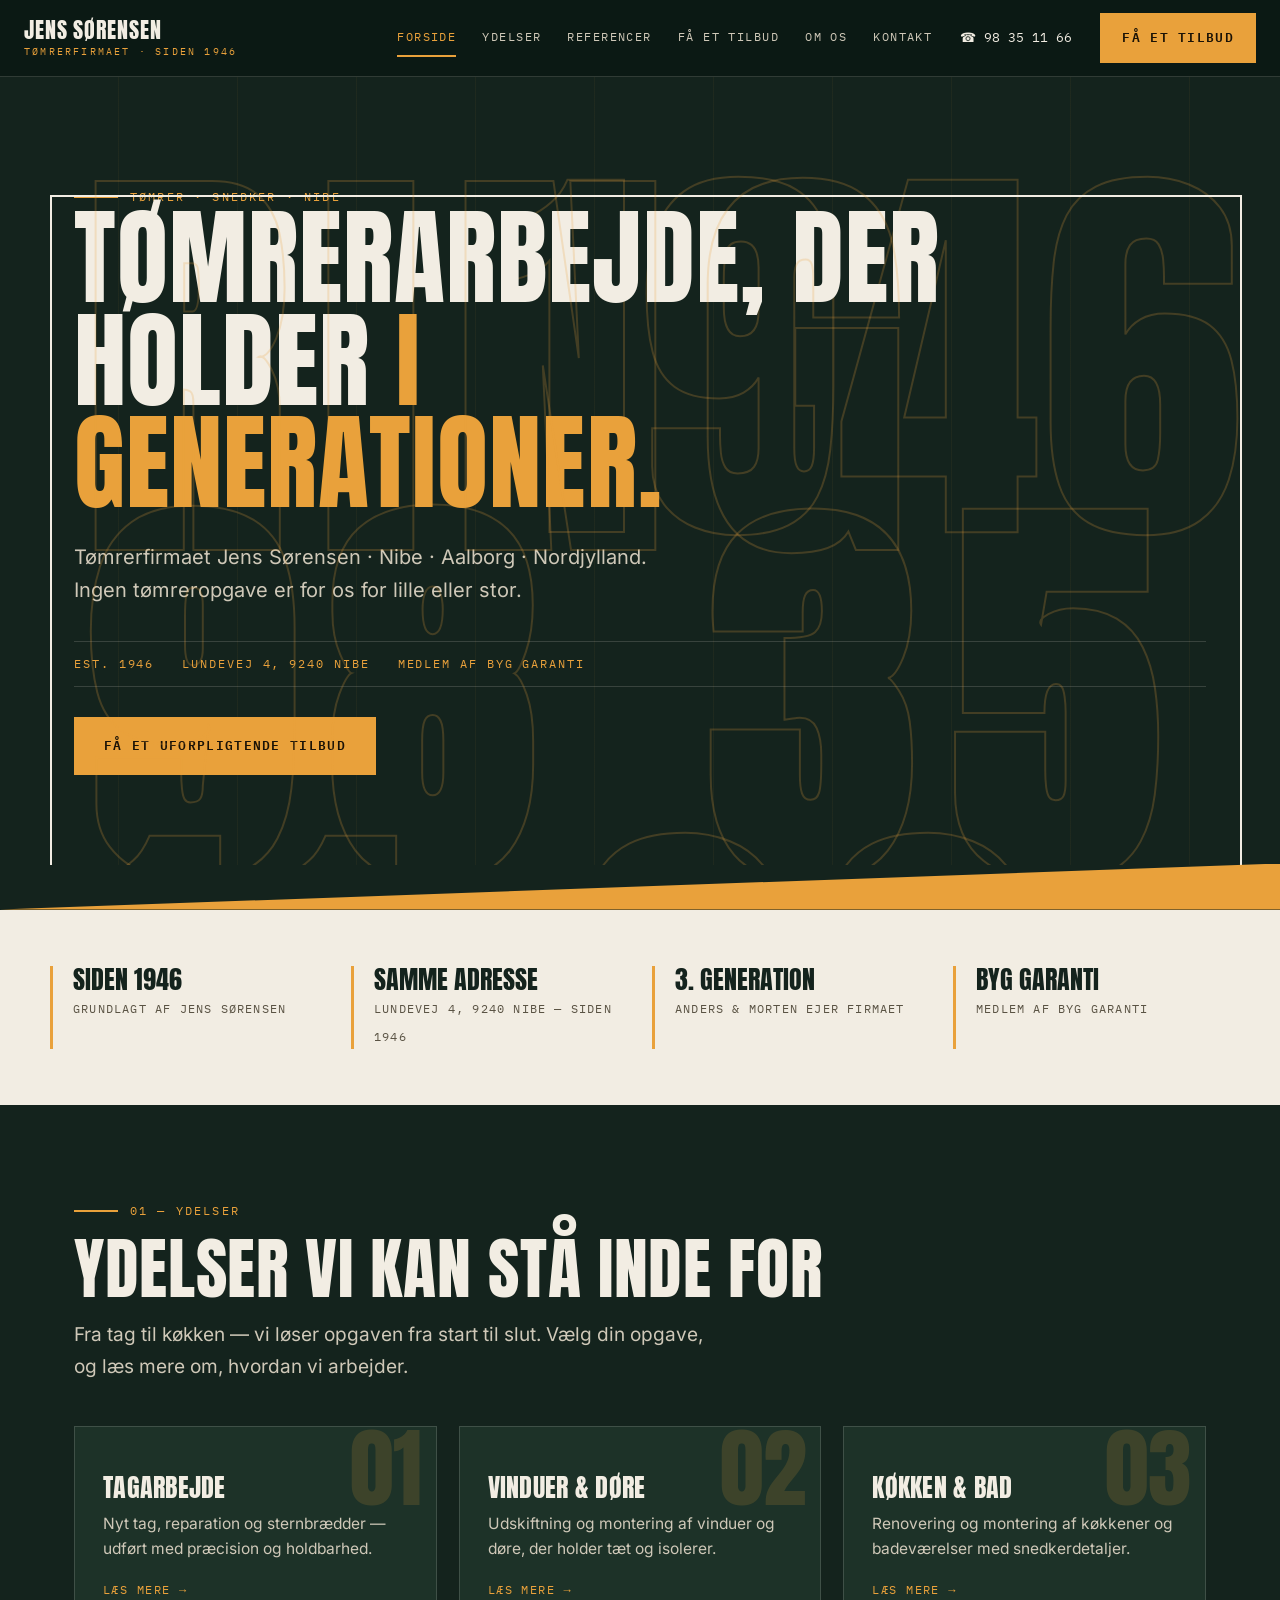
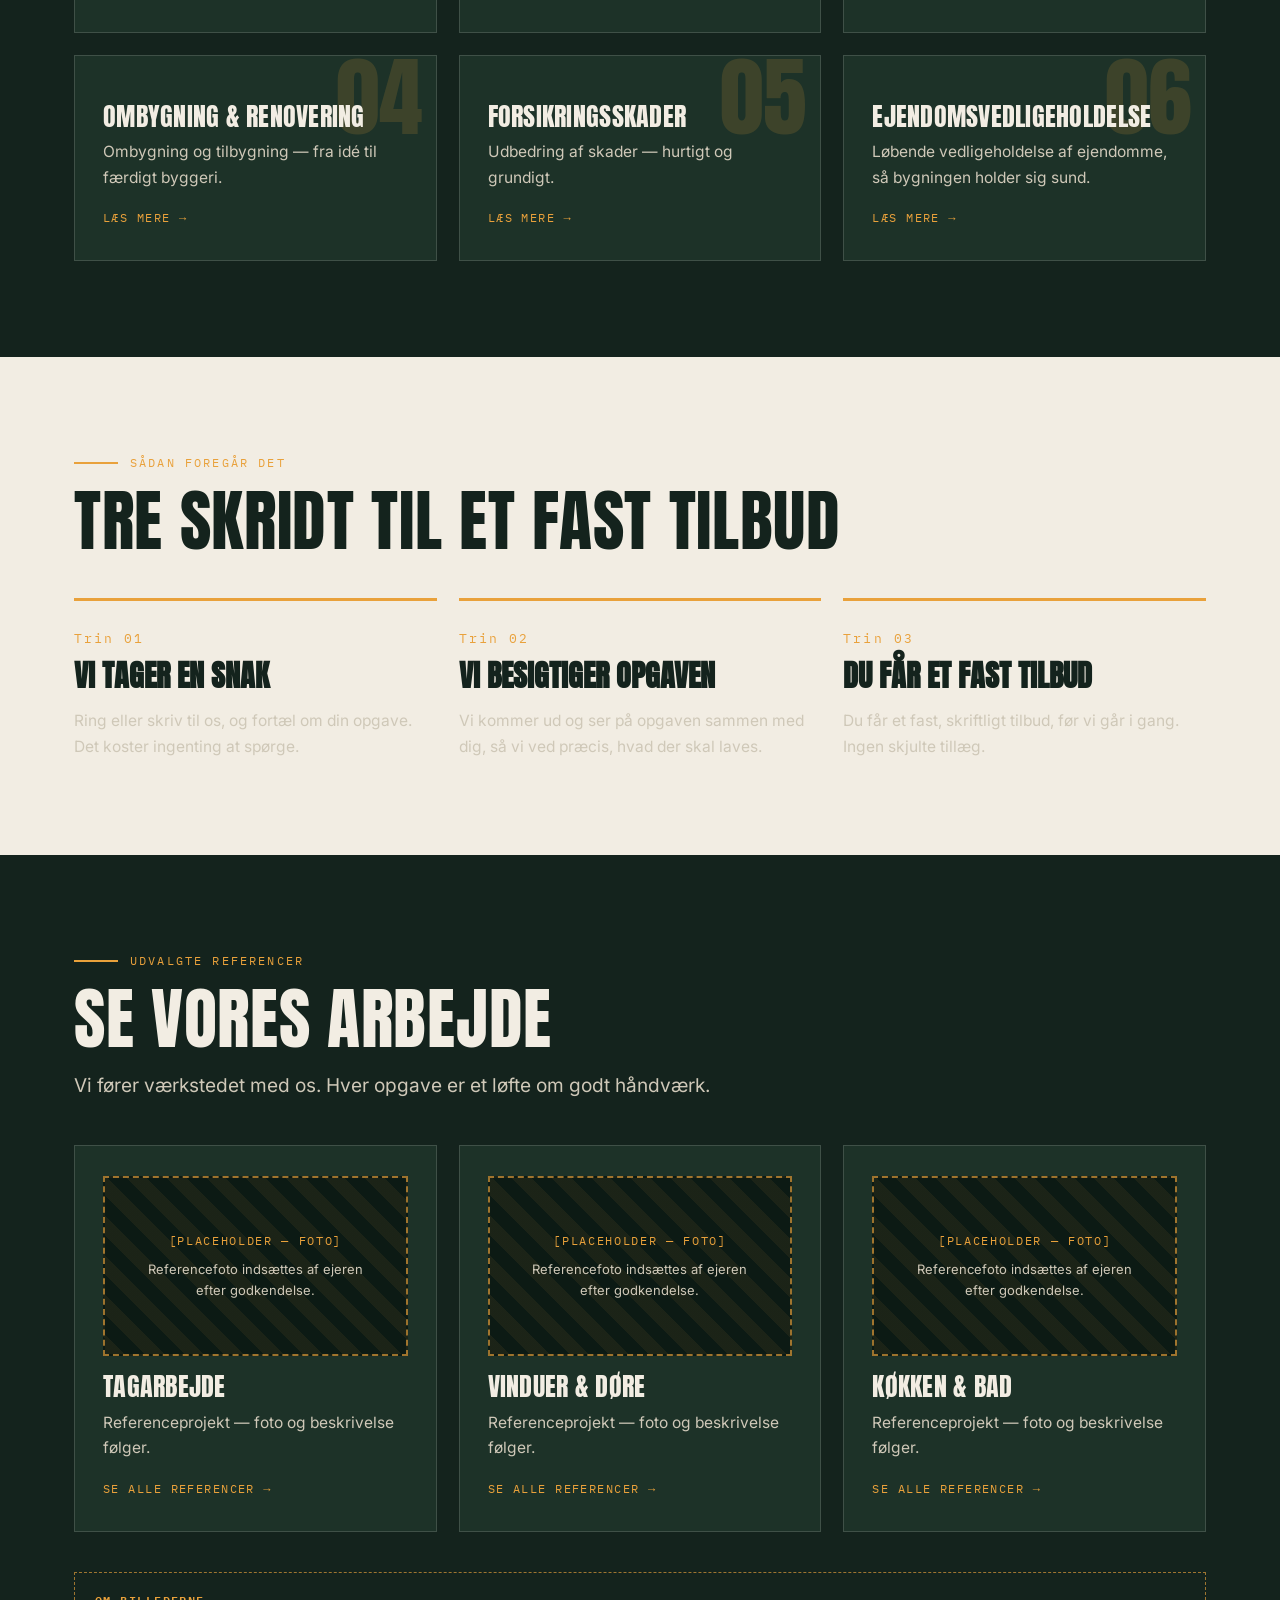
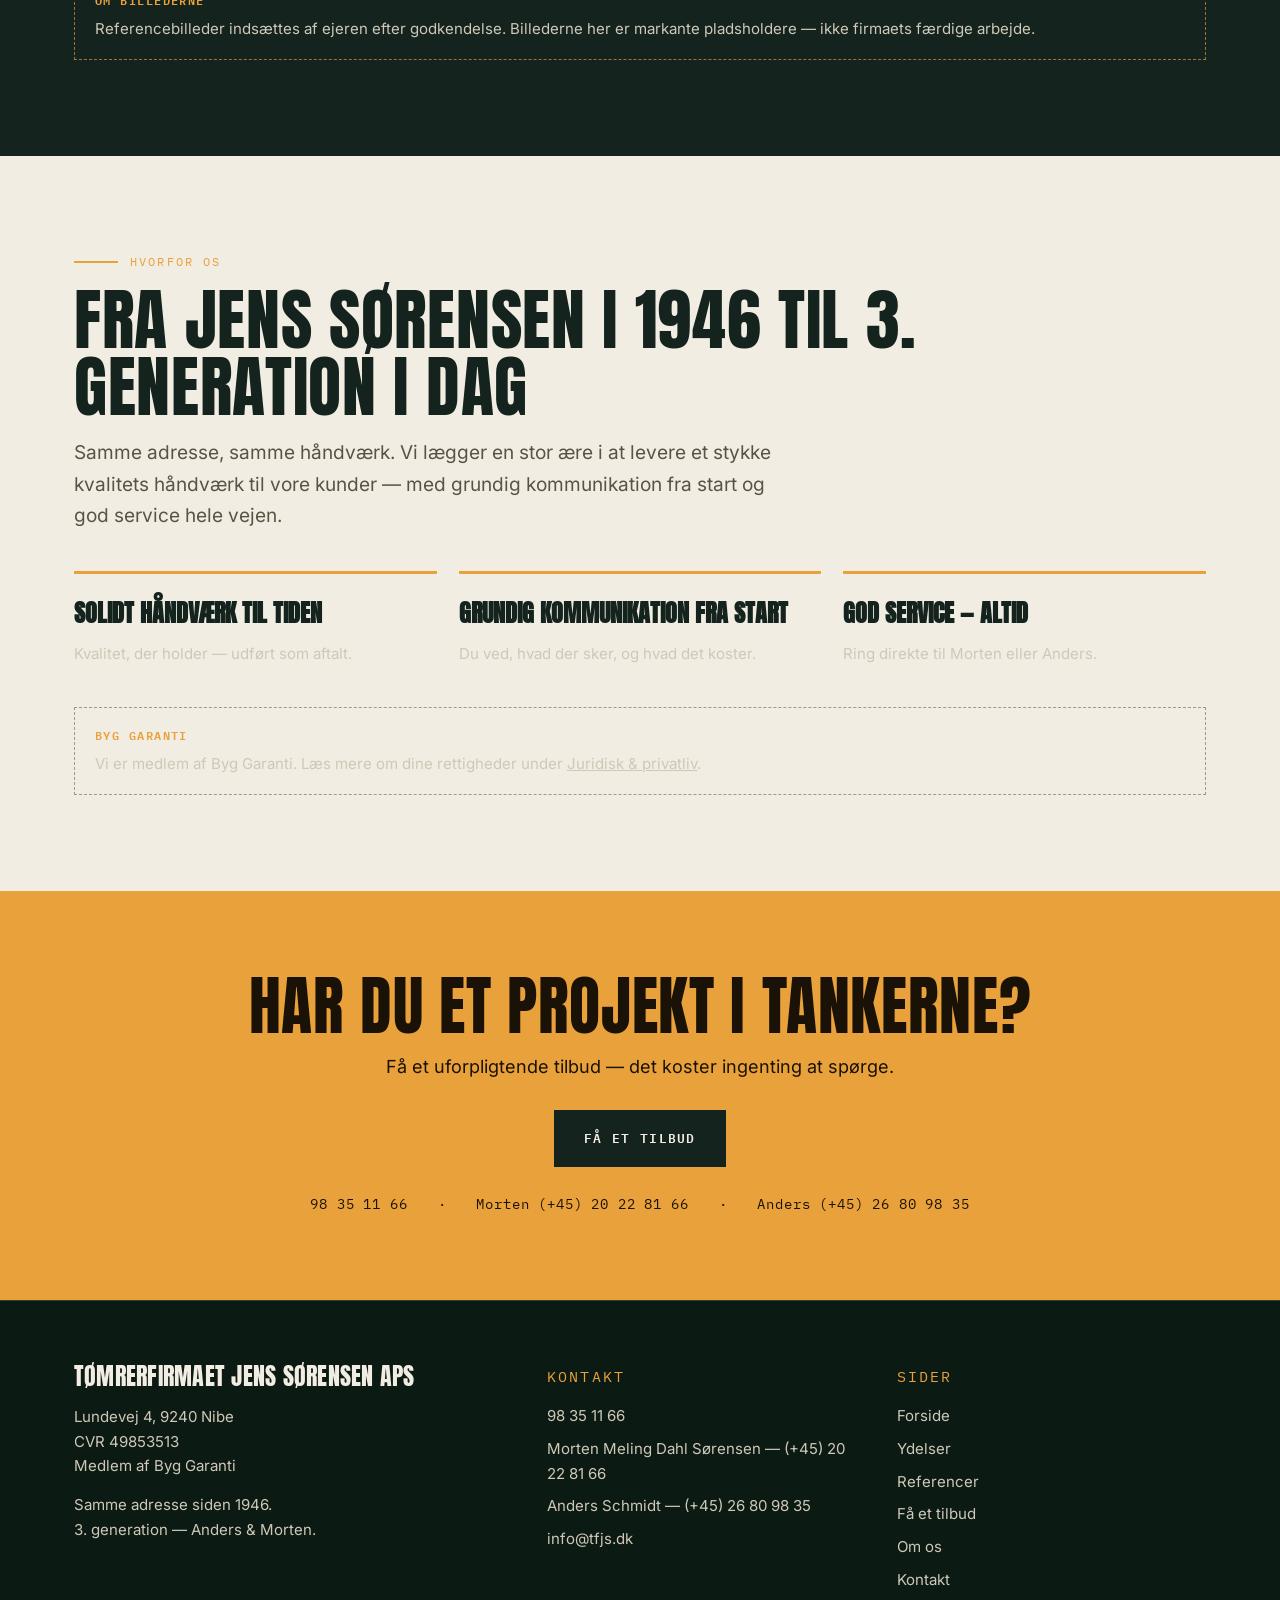
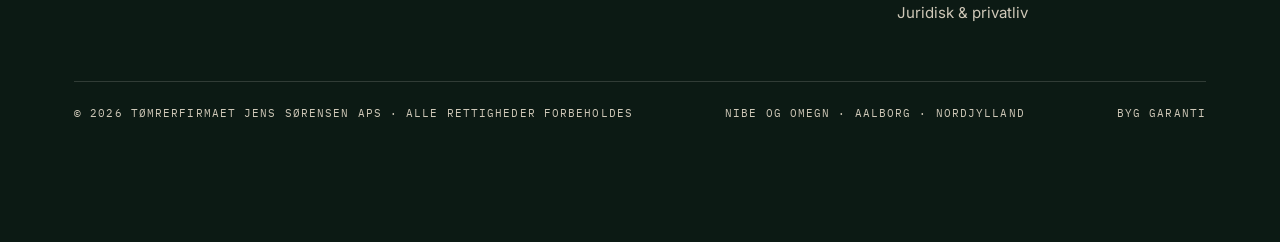
<file: index.html>
<!DOCTYPE html>
<html lang="da"><head><meta charset="utf-8">
<meta name="viewport" content="width=device-width, initial-scale=1">
<title>Tømrer Nibe | Tømrerfirmaet Jens Sørensen ApS — siden 1946</title>
<meta name="description" content="Tømrer i Nibe og Aalborg siden 1946. Tag, vinduer, køkken, ombygning og forsikringsskader. Få et uforpligtende tilbud fra Tømrerfirmaet Jens Sørensen ApS.">
<link rel="stylesheet" href="assets/css/style.css">
<script type="application/ld+json">{"@context":"https://schema.org","@type":"LocalBusiness","name":"Tømrerfirmaet Jens Sørensen ApS","address":{"@type":"PostalAddress","streetAddress":"Lundevej 4","postalCode":"9240","addressLocality":"Nibe","addressCountry":"DK"},"telephone":"+4598351166","email":"info@tfjs.dk","foundingDate":"1946","url":"https://tfjs.dk"}</script></head>
<body><header class="site"><div class="head-in">
<a class="wordmark" href="index.html"><b>Jens Sørensen</b><span>Tømrerfirmaet · Siden 1946</span></a>
<button class="burger" aria-expanded="false" aria-label="Åbn menu">MENU ☰</button>
<nav class="main" aria-label="Hovedmenu"><a href="index.html" aria-current="page">Forside</a><a href="ydelser.html">Ydelser</a><a href="referencer.html">Referencer</a><a href="tilbud.html">Få et tilbud</a><a href="om-os.html">Om os</a><a href="kontakt.html">Kontakt</a></nav>
<a class="head-phone" href="tel:+4598351166">☎ 98 35 11 66</a>
<a class="btn head-cta" href="tilbud.html">Få et tilbud</a>
</div></header>
<section class="hero"><div class="wrap" style="position:relative">
<span class="ghost" aria-hidden="true">1946</span>
<p class="eyebrow">Tømrer · Snedker · Nibe</p>
<h1>Tømrerarbejde, der holder <em>i generationer.</em></h1>
<p class="sub">Tømrerfirmaet Jens Sørensen · Nibe · Aalborg · Nordjylland. Ingen tømreropgave er for os for lille eller stor.</p>
<div class="strip"><span>Est. 1946</span><span>Lundevej 4, 9240 Nibe</span><span>Medlem af Byg Garanti</span></div>
<div class="hero-cta"><a class="btn" href="tilbud.html">Få et uforpligtende tilbud</a><a class="btn ghost" href="tel:+4598351166">Ring 98 35 11 66</a></div>
</div></section>
<div class="sawcut" aria-hidden="true"></div>
<section class="trust"><div class="wrap trust-grid">
<div><b>Siden 1946</b><span>Grundlagt af Jens Sørensen</span></div>
<div><b>Samme adresse</b><span>Lundevej 4, 9240 Nibe — siden 1946</span></div>
<div><b>3. generation</b><span>Anders &amp; Morten ejer firmaet</span></div>
<div><b>Byg Garanti</b><span>Medlem af Byg Garanti</span></div>
</div></section>
<section class="sec"><div class="wrap">
<p class="eyebrow">01 — Ydelser</p><h2>Ydelser vi kan stå inde for</h2>
<p class="lede">Fra tag til køkken — vi løser opgaven fra start til slut. Vælg din opgave, og læs mere om, hvordan vi arbejder.</p>
<div class="cards"><article class="card"><span class="num">01</span><h3>Tagarbejde</h3><p>Nyt tag, reparation og sternbrædder — udført med præcision og holdbarhed.</p><a class="more" href="ydelser.html#01">Læs mere →</a></article><article class="card"><span class="num">02</span><h3>Vinduer &amp; døre</h3><p>Udskiftning og montering af vinduer og døre, der holder tæt og isolerer.</p><a class="more" href="ydelser.html#02">Læs mere →</a></article><article class="card"><span class="num">03</span><h3>Køkken &amp; bad</h3><p>Renovering og montering af køkkener og badeværelser med snedkerdetaljer.</p><a class="more" href="ydelser.html#03">Læs mere →</a></article><article class="card"><span class="num">04</span><h3>Ombygning &amp; renovering</h3><p>Ombygning og tilbygning — fra idé til færdigt byggeri.</p><a class="more" href="ydelser.html#04">Læs mere →</a></article><article class="card"><span class="num">05</span><h3>Forsikringsskader</h3><p>Udbedring af skader — hurtigt og grundigt.</p><a class="more" href="ydelser.html#05">Læs mere →</a></article><article class="card"><span class="num">06</span><h3>Ejendomsvedligeholdelse</h3><p>Løbende vedligeholdelse af ejendomme, så bygningen holder sig sund.</p><a class="more" href="ydelser.html#06">Læs mere →</a></article></div>
</div></section>
<section class="sec light"><div class="wrap">
<p class="eyebrow">Sådan foregår det</p><h2>Tre skridt til et fast tilbud</h2>
<div class="steps">
<div class="step"><span class="n">Trin 01</span><b>Vi tager en snak</b><p>Ring eller skriv til os, og fortæl om din opgave. Det koster ingenting at spørge.</p></div>
<div class="step"><span class="n">Trin 02</span><b>Vi besigtiger opgaven</b><p>Vi kommer ud og ser på opgaven sammen med dig, så vi ved præcis, hvad der skal laves.</p></div>
<div class="step"><span class="n">Trin 03</span><b>Du får et fast tilbud</b><p>Du får et fast, skriftligt tilbud, før vi går i gang. Ingen skjulte tillæg.</p></div>
</div></div></section>
<section class="sec"><div class="wrap">
<p class="eyebrow">Udvalgte referencer</p><h2>Se vores arbejde</h2>
<p class="lede">Vi fører værkstedet med os. Hver opgave er et løfte om godt håndværk.</p>
<div class="cards">
<article class="card"><div class="ph" style="min-height:180px;margin-bottom:18px"><span class="mono">[Placeholder — foto]</span><small>Referencefoto indsættes af ejeren efter godkendelse.</small></div><h3>Tagarbejde</h3><p>Referenceprojekt — foto og beskrivelse følger.</p><a class="more" href="referencer.html">Se alle referencer →</a></article>
<article class="card"><div class="ph" style="min-height:180px;margin-bottom:18px"><span class="mono">[Placeholder — foto]</span><small>Referencefoto indsættes af ejeren efter godkendelse.</small></div><h3>Vinduer &amp; døre</h3><p>Referenceprojekt — foto og beskrivelse følger.</p><a class="more" href="referencer.html">Se alle referencer →</a></article>
<article class="card"><div class="ph" style="min-height:180px;margin-bottom:18px"><span class="mono">[Placeholder — foto]</span><small>Referencefoto indsættes af ejeren efter godkendelse.</small></div><h3>Køkken &amp; bad</h3><p>Referenceprojekt — foto og beskrivelse følger.</p><a class="more" href="referencer.html">Se alle referencer →</a></article>
</div>
<div class="note"><b>Om billederne</b>Referencebilleder indsættes af ejeren efter godkendelse. Billederne her er markante pladsholdere — ikke firmaets færdige arbejde.</div>
</div></section>
<section class="sec light"><div class="wrap">
<p class="eyebrow">Hvorfor os</p><h2>Fra Jens Sørensen i 1946 til 3. generation i dag</h2>
<p class="lede" style="max-width:720px">Samme adresse, samme håndværk. Vi lægger en stor ære i at levere et stykke kvalitets håndværk til vore kunder — med grundig kommunikation fra start og god service hele vejen.</p>
<div class="values">
<div class="value"><b>Solidt håndværk til tiden</b><p>Kvalitet, der holder — udført som aftalt.</p></div>
<div class="value"><b>Grundig kommunikation fra start</b><p>Du ved, hvad der sker, og hvad det koster.</p></div>
<div class="value"><b>God service — altid</b><p>Ring direkte til Morten eller Anders.</p></div>
</div>
<div class="note" style="border-color:rgba(20,35,29,.4)"><b>Byg Garanti</b>Vi er medlem af Byg Garanti. Læs mere om dine rettigheder under <a href="privatliv.html">Juridisk &amp; privatliv</a>.</div>
</div></section>
<section class="cta-band"><div class="wrap">
<h2>Har du et projekt i tankerne?</h2>
<p>Få et uforpligtende tilbud — det koster ingenting at spørge.</p>
<a class="btn dark" href="tilbud.html">Få et tilbud</a>
<div class="phones"><a href="tel:+4598351166">98 35 11 66</a><span>·</span><a href="tel:+4520228166">Morten (+45) 20 22 81 66</a><span>·</span><a href="tel:+4526809835">Anders (+45) 26 80 98 35</a></div>
</div></section><footer class="site"><div class="wrap">
<div class="foot-grid">
<div><h3><span data-biz>Tømrerfirmaet Jens Sørensen ApS</span></h3>
<p>Lundevej 4, 9240 Nibe<br>CVR 49853513<br>Medlem af Byg Garanti</p>
<p style="margin-top:14px">Samme adresse siden 1946.<br>3. generation — Anders &amp; Morten.</p></div>
<div><p class="mono" style="color:var(--amber);margin-bottom:14px">Kontakt</p>
<ul><li><a href="tel:+4598351166">98 35 11 66</a></li>
<li>Morten Meling Dahl Sørensen — <a href="tel:+4520228166">(+45) 20 22 81 66</a></li>
<li>Anders Schmidt — <a href="tel:+4526809835">(+45) 26 80 98 35</a></li>
<li><a href="mailto:info@tfjs.dk">info@tfjs.dk</a></li></ul></div>
<div><p class="mono" style="color:var(--amber);margin-bottom:14px">Sider</p>
<ul><li><a href="index.html">Forside</a></li><li><a href="ydelser.html">Ydelser</a></li>
<li><a href="referencer.html">Referencer</a></li><li><a href="tilbud.html">Få et tilbud</a></li>
<li><a href="om-os.html">Om os</a></li><li><a href="kontakt.html">Kontakt</a></li>
<li><a href="privatliv.html">Juridisk &amp; privatliv</a></li></ul></div>
</div>
<div class="foot-bottom"><span>© 2026 <span data-biz>Tømrerfirmaet Jens Sørensen ApS</span> · Alle rettigheder forbeholdes</span>
<span>Nibe og omegn · Aalborg · Nordjylland</span><span>Byg Garanti</span></div>
</div></footer>
<div class="mobilebar"><a class="btn ghost" href="tel:+4598351166">Ring</a><a class="btn" href="tilbud.html">Få tilbud</a></div>
<script src="assets/js/site.js"></script></body></html>
</file>
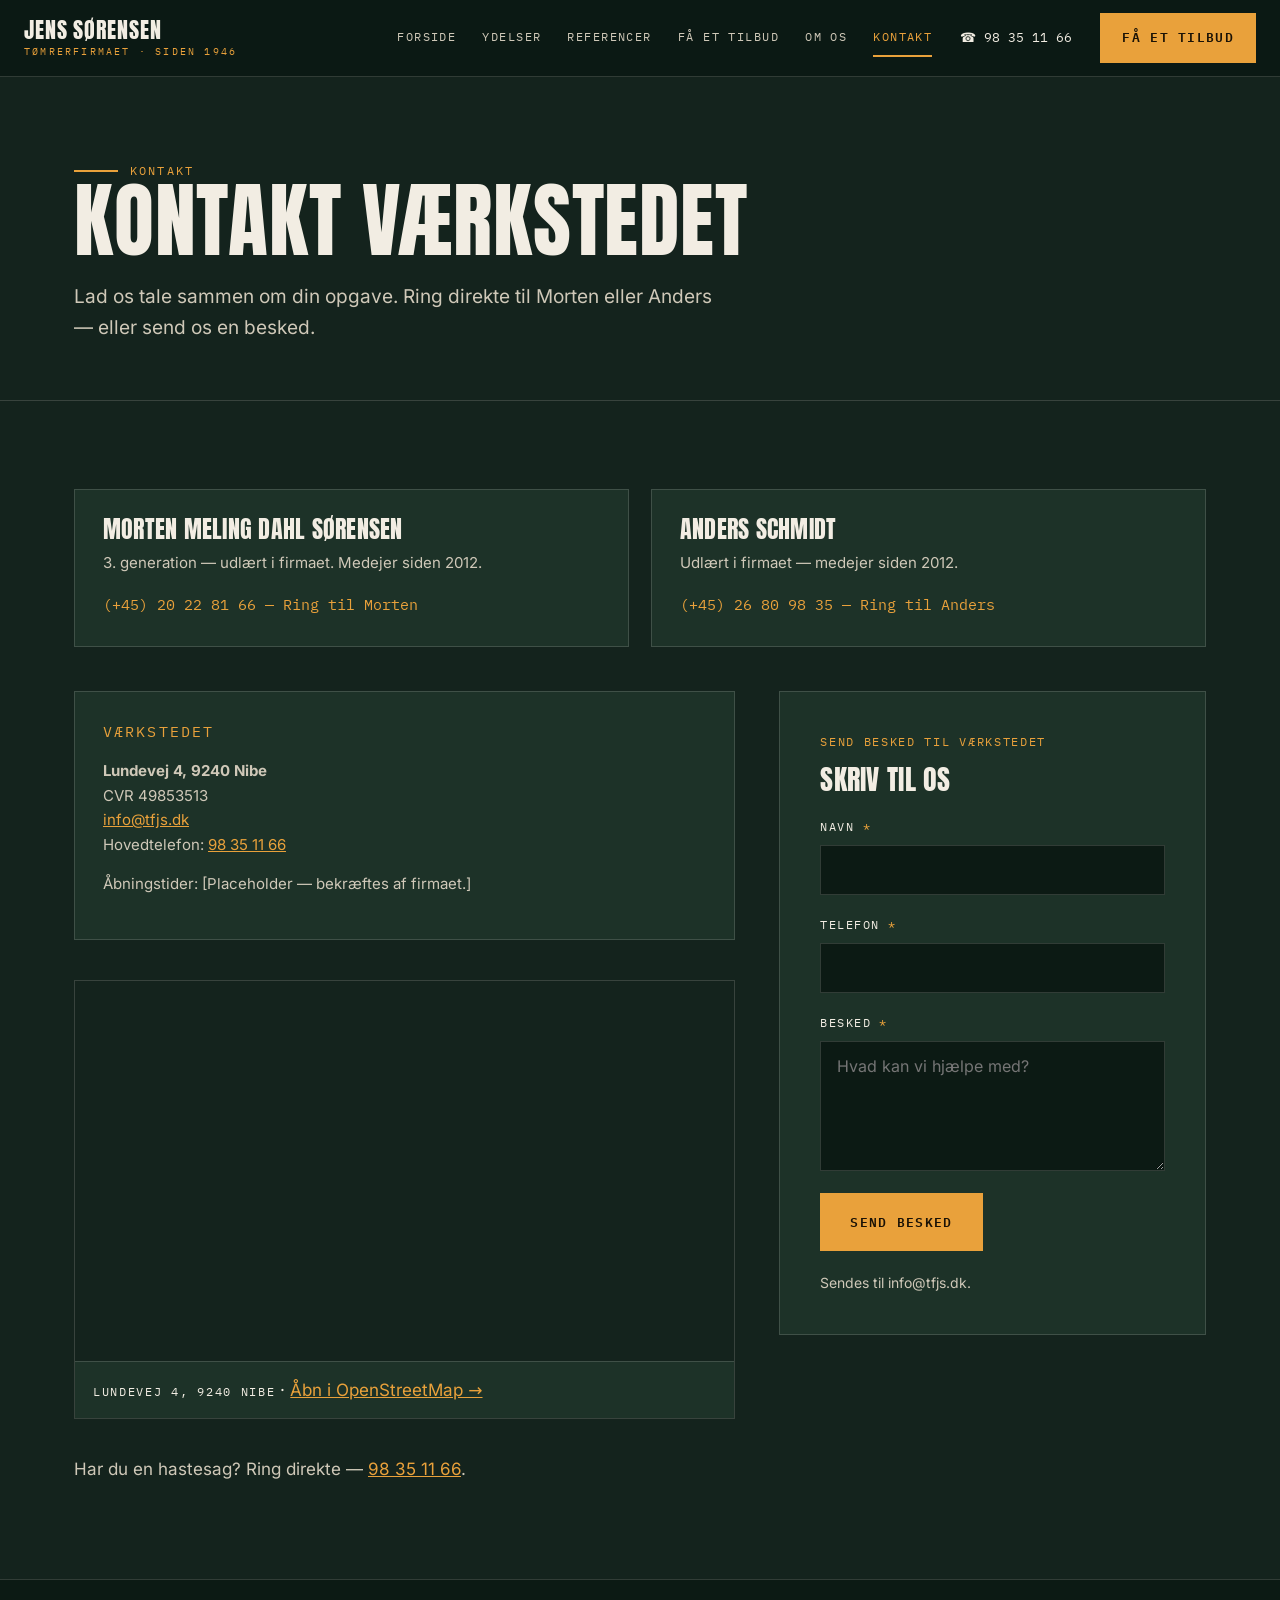
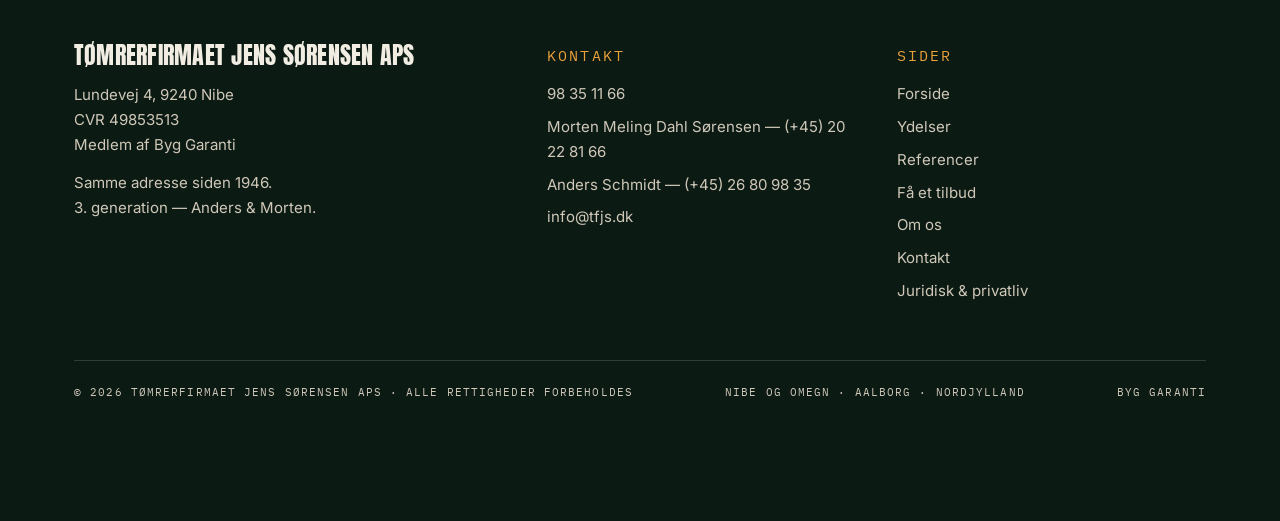
<file: kontakt.html>
<!DOCTYPE html>
<html lang="da"><head><meta charset="utf-8">
<meta name="viewport" content="width=device-width, initial-scale=1">
<title>Kontakt — tømrer Nibe | Tømrerfirmaet Jens Sørensen ApS</title>
<meta name="description" content="Kontakt tømrer i Nibe: Morten (+45) 20 22 81 66, Anders (+45) 26 80 98 35, hovedtelefon 98 35 11 66, info@tfjs.dk, Lundevej 4, 9240 Nibe.">
<link rel="stylesheet" href="assets/css/style.css"></head>
<body><header class="site"><div class="head-in">
<a class="wordmark" href="index.html"><b>Jens Sørensen</b><span>Tømrerfirmaet · Siden 1946</span></a>
<button class="burger" aria-expanded="false" aria-label="Åbn menu">MENU ☰</button>
<nav class="main" aria-label="Hovedmenu"><a href="index.html">Forside</a><a href="ydelser.html">Ydelser</a><a href="referencer.html">Referencer</a><a href="tilbud.html">Få et tilbud</a><a href="om-os.html">Om os</a><a href="kontakt.html" aria-current="page">Kontakt</a></nav>
<a class="head-phone" href="tel:+4598351166">☎ 98 35 11 66</a>
<a class="btn head-cta" href="tilbud.html">Få et tilbud</a>
</div></header>
<section class="page-head"><div class="wrap"><p class="eyebrow">Kontakt</p><h1>Kontakt værkstedet</h1>
<p class="sub">Lad os tale sammen om din opgave. Ring direkte til Morten eller Anders — eller send os en besked.</p></div></section>
<section class="sec" style="padding-top:48px"><div class="wrap">
<div class="contact-cards">
<div class="rail-card" style="margin:0"><h3>Morten Meling Dahl Sørensen</h3><p>3. generation — udlært i firmaet. Medejer siden 2012.</p><a class="tel" href="tel:+4520228166">(+45) 20 22 81 66 — Ring til Morten</a></div>
<div class="rail-card" style="margin:0"><h3>Anders Schmidt</h3><p>Udlært i firmaet — medejer siden 2012.</p><a class="tel" href="tel:+4526809835">(+45) 26 80 98 35 — Ring til Anders</a></div>
</div>
<div class="split" style="margin-top:44px">
<div>
<div class="rail-card"><p class="mono" style="color:var(--amber)">Værkstedet</p>
<p><strong>Lundevej 4, 9240 Nibe</strong><br>CVR 49853513<br><a href="mailto:info@tfjs.dk" style="color:var(--amber)">info@tfjs.dk</a><br>Hovedtelefon: <a href="tel:+4598351166" style="color:var(--amber)">98 35 11 66</a></p>
<p style="margin-top:12px">Åbningstider: [Placeholder — bekræftes af firmaet.]</p></div>
<div class="map-wrap">
<iframe title="Kort — Lundevej 4, 9240 Nibe" loading="lazy" referrerpolicy="no-referrer-when-downgrade"
src="https://www.openstreetmap.org/export/embed.html?bbox=9.5889%2C57.0283%2C9.6889%2C57.0683&amp;layer=mapnik&amp;marker=57.0483%2C9.6389"></iframe>
<div class="map-cap"><span class="mono">Lundevej 4, 9240 Nibe</span> · <a href="https://www.openstreetmap.org/?mlat=57.0483&amp;mlon=9.6389#map=15/57.0483/9.6389" target="_blank" rel="noopener" style="color:var(--amber)">Åbn i OpenStreetMap →</a></div>
</div>
</div>
<div>
<form class="form-card" data-demo novalidate>
<p class="mono" style="color:var(--amber);margin-bottom:8px">Send besked til værkstedet</p>
<h2 style="font-size:28px;margin-bottom:24px">Skriv til os</h2>
<div class="form-grid" style="grid-template-columns:1fr">
<div class="field"><label for="k-navn">Navn <span class="req">*</span></label><input id="k-navn" name="navn" type="text" required autocomplete="name"></div>
<div class="field"><label for="k-tlf">Telefon <span class="req">*</span></label><input id="k-tlf" name="telefon" type="tel" required autocomplete="tel"></div>
<div class="field"><label for="k-besk">Besked <span class="req">*</span></label><textarea id="k-besk" name="besked" required placeholder="Hvad kan vi hjælpe med?"></textarea></div>
</div>
<button class="btn" type="submit" style="margin-top:22px">Send besked</button>
<p class="form-note">Sendes til info@tfjs.dk.</p>
<div class="form-ok" role="status"><h3>Tak — din besked er modtaget</h3>
<p>Vi vender tilbage med næste skridt. Har du travlt, så ring direkte til Morten eller Anders.</p>
<p style="margin-top:14px"><a data-mailto href="mailto:info@tfjs.dk" style="color:var(--amber)">Åbn din mail og send beskeden til info@tfjs.dk →</a></p></div>
</form>
</div></div>
<p style="margin-top:36px;color:var(--bone-dim)">Har du en hastesag? Ring direkte — <a href="tel:+4598351166" style="color:var(--amber)">98 35 11 66</a>.</p>
</div></section>
<footer class="site"><div class="wrap">
<div class="foot-grid">
<div><h3><span data-biz>Tømrerfirmaet Jens Sørensen ApS</span></h3>
<p>Lundevej 4, 9240 Nibe<br>CVR 49853513<br>Medlem af Byg Garanti</p>
<p style="margin-top:14px">Samme adresse siden 1946.<br>3. generation — Anders &amp; Morten.</p></div>
<div><p class="mono" style="color:var(--amber);margin-bottom:14px">Kontakt</p>
<ul><li><a href="tel:+4598351166">98 35 11 66</a></li>
<li>Morten Meling Dahl Sørensen — <a href="tel:+4520228166">(+45) 20 22 81 66</a></li>
<li>Anders Schmidt — <a href="tel:+4526809835">(+45) 26 80 98 35</a></li>
<li><a href="mailto:info@tfjs.dk">info@tfjs.dk</a></li></ul></div>
<div><p class="mono" style="color:var(--amber);margin-bottom:14px">Sider</p>
<ul><li><a href="index.html">Forside</a></li><li><a href="ydelser.html">Ydelser</a></li>
<li><a href="referencer.html">Referencer</a></li><li><a href="tilbud.html">Få et tilbud</a></li>
<li><a href="om-os.html">Om os</a></li><li><a href="kontakt.html">Kontakt</a></li>
<li><a href="privatliv.html">Juridisk &amp; privatliv</a></li></ul></div>
</div>
<div class="foot-bottom"><span>© 2026 <span data-biz>Tømrerfirmaet Jens Sørensen ApS</span> · Alle rettigheder forbeholdes</span>
<span>Nibe og omegn · Aalborg · Nordjylland</span><span>Byg Garanti</span></div>
</div></footer>
<div class="mobilebar"><a class="btn ghost" href="tel:+4598351166">Ring</a><a class="btn" href="tilbud.html">Få tilbud</a></div>
<script src="assets/js/site.js"></script></body></html>
</file>
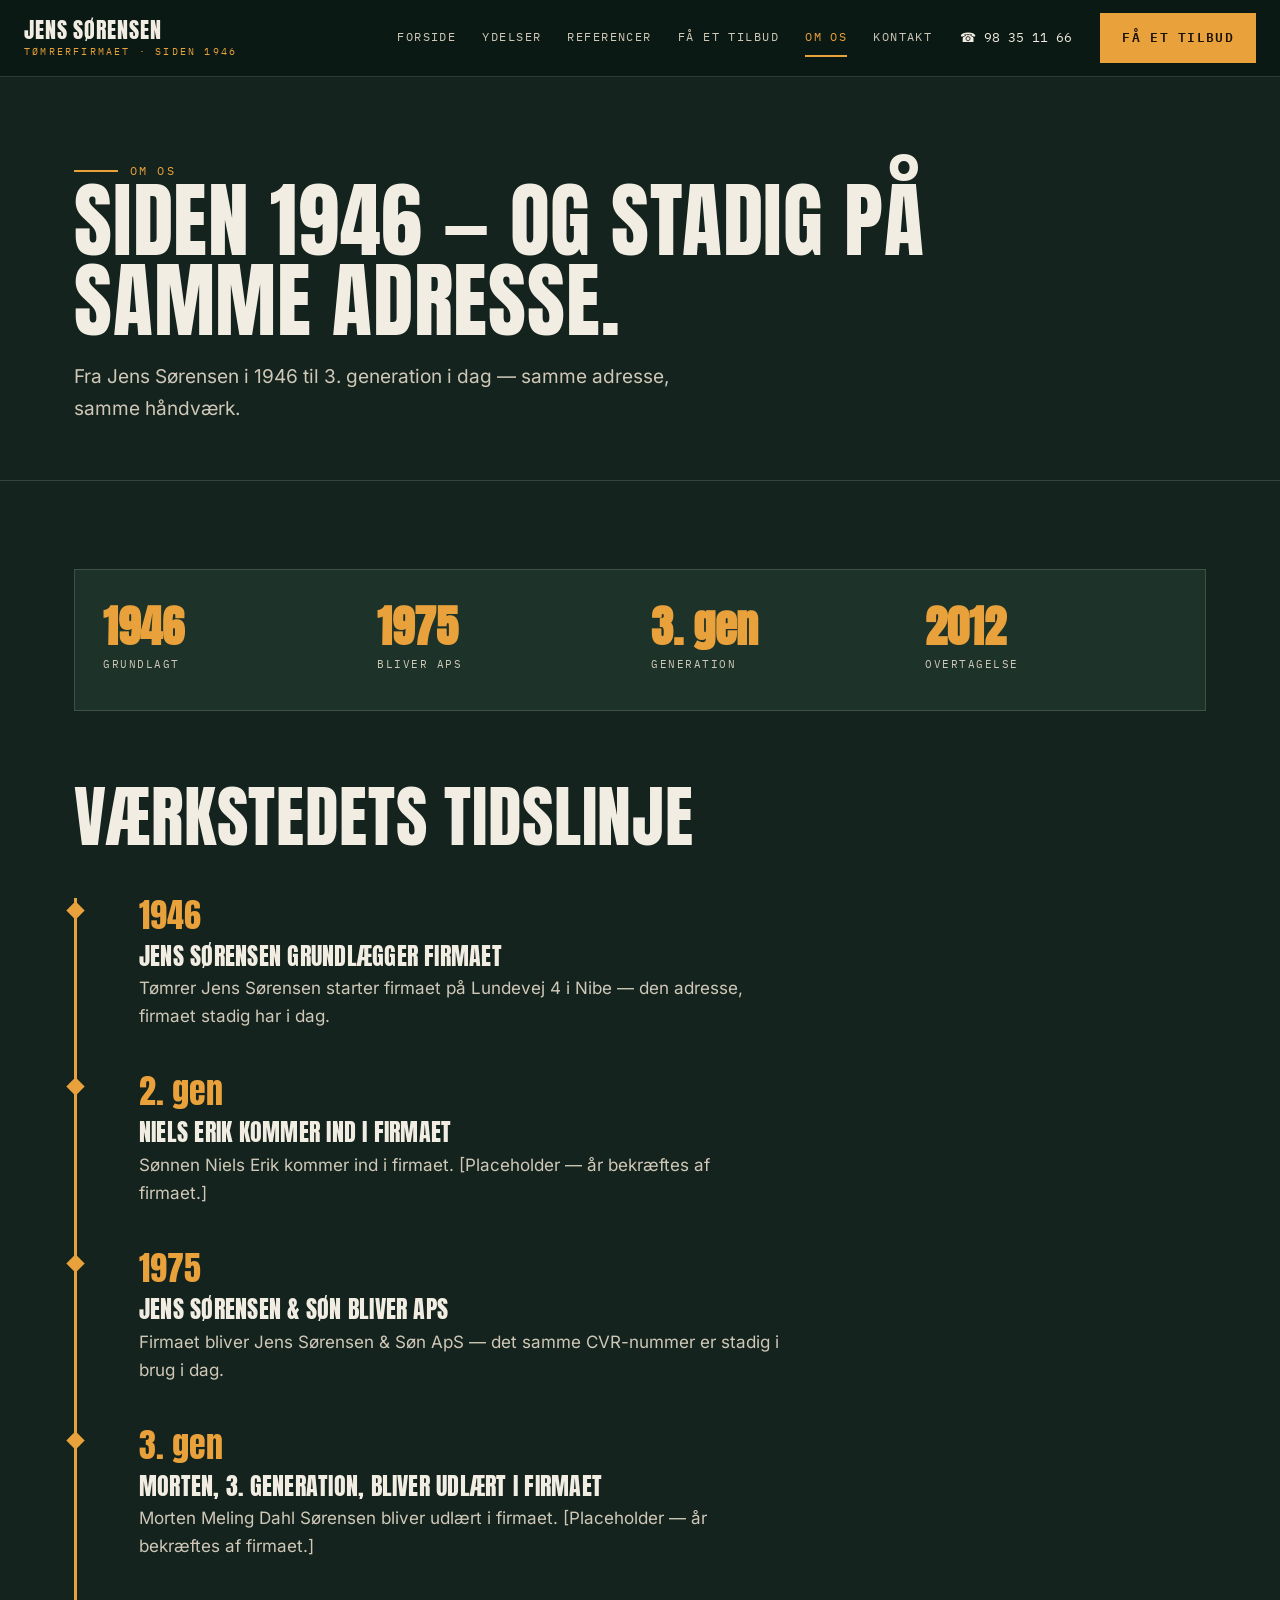
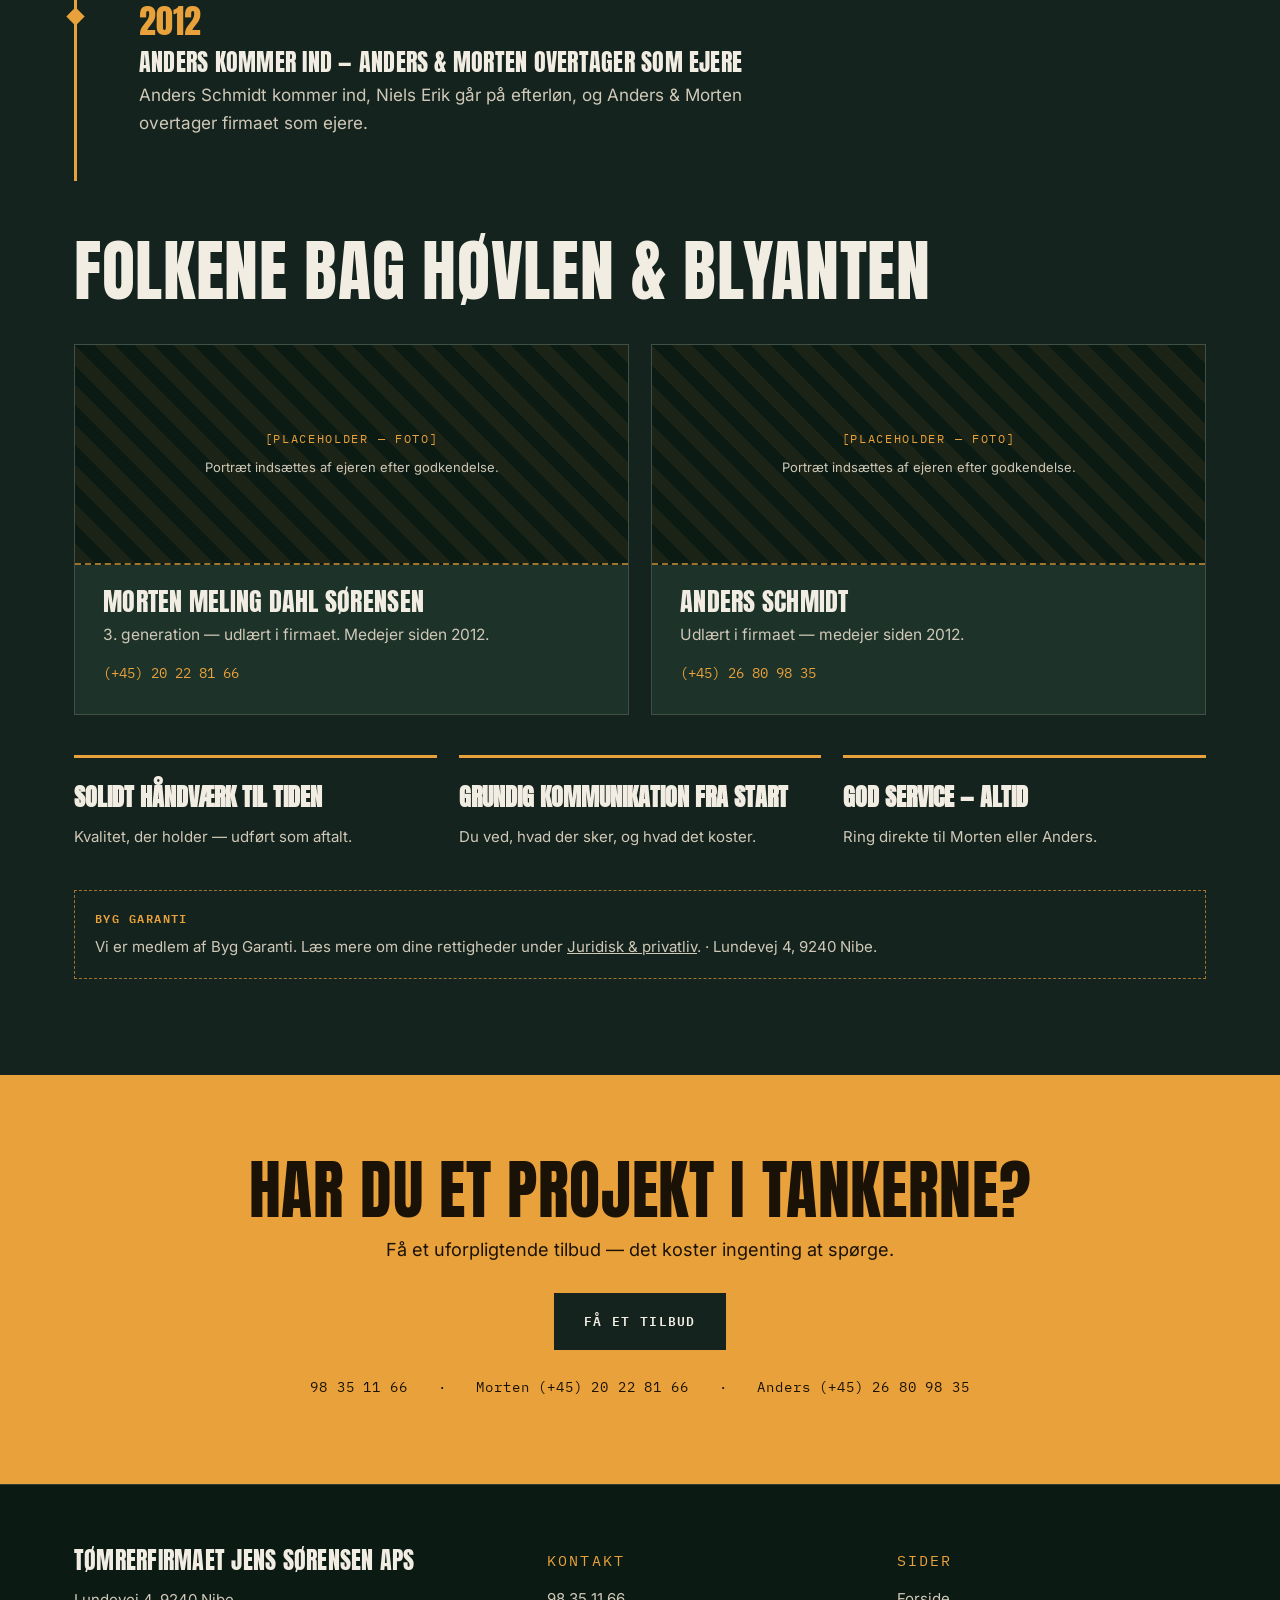
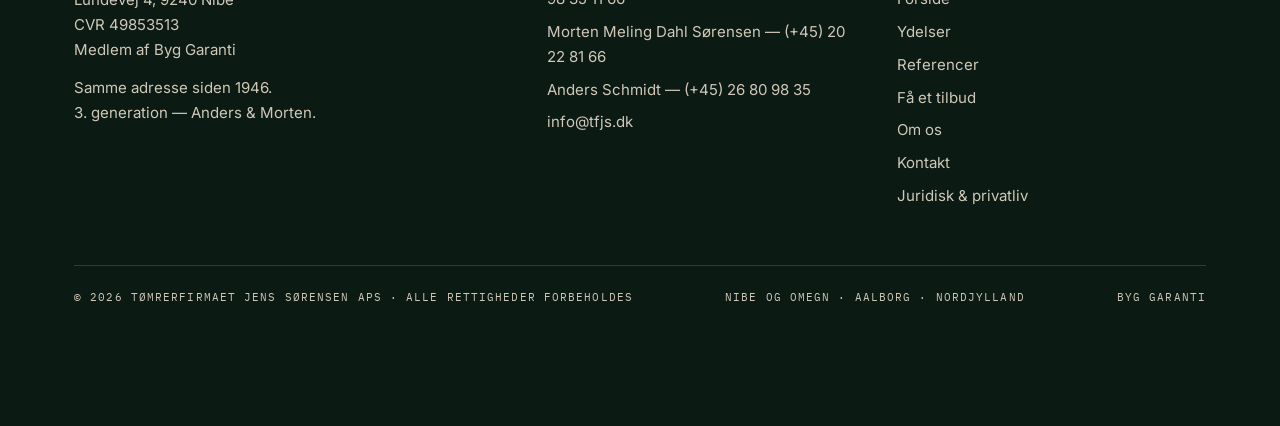
<file: om-os.html>
<!DOCTYPE html>
<html lang="da"><head><meta charset="utf-8">
<meta name="viewport" content="width=device-width, initial-scale=1">
<title>Om os — siden 1946 | Tømrer Nibe — Tømrerfirmaet Jens Sørensen ApS</title>
<meta name="description" content="Tømrerfirmaet Jens Sørensen ApS i Nibe siden 1946. 3. generation: Anders Schmidt og Morten Meling Dahl Sørensen. Samme adresse, samme håndværk.">
<link rel="stylesheet" href="assets/css/style.css"></head>
<body><header class="site"><div class="head-in">
<a class="wordmark" href="index.html"><b>Jens Sørensen</b><span>Tømrerfirmaet · Siden 1946</span></a>
<button class="burger" aria-expanded="false" aria-label="Åbn menu">MENU ☰</button>
<nav class="main" aria-label="Hovedmenu"><a href="index.html">Forside</a><a href="ydelser.html">Ydelser</a><a href="referencer.html">Referencer</a><a href="tilbud.html">Få et tilbud</a><a href="om-os.html" aria-current="page">Om os</a><a href="kontakt.html">Kontakt</a></nav>
<a class="head-phone" href="tel:+4598351166">☎ 98 35 11 66</a>
<a class="btn head-cta" href="tilbud.html">Få et tilbud</a>
</div></header>
<section class="page-head"><div class="wrap"><p class="eyebrow">Om os</p><h1>Siden 1946 — og stadig på samme adresse.</h1>
<p class="sub">Fra Jens Sørensen i 1946 til 3. generation i dag — samme adresse, samme håndværk.</p></div></section>
<section class="sec" style="padding-top:48px"><div class="wrap">
<div class="stat-strip">
<div><b>1946</b><span>Grundlagt</span></div>
<div><b>1975</b><span>Bliver ApS</span></div>
<div><b>3. gen</b><span>Generation</span></div>
<div><b>2012</b><span>Overtagelse</span></div>
</div>
<h2 style="margin-top:72px">Værkstedets tidslinje</h2>
<div class="timeline">
<div class="tl-item"><span class="yr">1946</span><h3>Jens Sørensen grundlægger firmaet</h3><p>Tømrer Jens Sørensen starter firmaet på Lundevej 4 i Nibe — den adresse, firmaet stadig har i dag.</p></div>
<div class="tl-item"><span class="yr">2. gen</span><h3>Niels Erik kommer ind i firmaet</h3><p>Sønnen Niels Erik kommer ind i firmaet. [Placeholder — år bekræftes af firmaet.]</p></div>
<div class="tl-item"><span class="yr">1975</span><h3>Jens Sørensen &amp; Søn bliver ApS</h3><p>Firmaet bliver Jens Sørensen &amp; Søn ApS — det samme CVR-nummer er stadig i brug i dag.</p></div>
<div class="tl-item"><span class="yr">3. gen</span><h3>Morten, 3. generation, bliver udlært i firmaet</h3><p>Morten Meling Dahl Sørensen bliver udlært i firmaet. [Placeholder — år bekræftes af firmaet.]</p></div>
<div class="tl-item"><span class="yr">2012</span><h3>Anders kommer ind — Anders &amp; Morten overtager som ejere</h3><p>Anders Schmidt kommer ind, Niels Erik går på efterløn, og Anders &amp; Morten overtager firmaet som ejere.</p></div>
</div>
<h2 style="margin-top:56px">Folkene bag høvlen &amp; blyanten</h2>
<div class="people">
<article class="person"><div class="ph" style="min-height:220px;border:0;border-bottom:2px dashed rgba(233,161,59,.65)"><span class="mono">[Placeholder — foto]</span><small>Portræt indsættes af ejeren efter godkendelse.</small></div>
<div class="body"><h3>Morten Meling Dahl Sørensen</h3><p>3. generation — udlært i firmaet. Medejer siden 2012.</p><a class="tel" href="tel:+4520228166">(+45) 20 22 81 66</a></div></article>
<article class="person"><div class="ph" style="min-height:220px;border:0;border-bottom:2px dashed rgba(233,161,59,.65)"><span class="mono">[Placeholder — foto]</span><small>Portræt indsættes af ejeren efter godkendelse.</small></div>
<div class="body"><h3>Anders Schmidt</h3><p>Udlært i firmaet — medejer siden 2012.</p><a class="tel" href="tel:+4526809835">(+45) 26 80 98 35</a></div></article>
</div>
<div class="values">
<div class="value"><b>Solidt håndværk til tiden</b><p>Kvalitet, der holder — udført som aftalt.</p></div>
<div class="value"><b>Grundig kommunikation fra start</b><p>Du ved, hvad der sker, og hvad det koster.</p></div>
<div class="value"><b>God service — altid</b><p>Ring direkte til Morten eller Anders.</p></div>
</div>
<div class="note"><b>Byg Garanti</b>Vi er medlem af Byg Garanti. Læs mere om dine rettigheder under <a href="privatliv.html">Juridisk &amp; privatliv</a>. · Lundevej 4, 9240 Nibe.</div>
</div></section>
<section class="cta-band"><div class="wrap">
<h2>Har du et projekt i tankerne?</h2>
<p>Få et uforpligtende tilbud — det koster ingenting at spørge.</p>
<a class="btn dark" href="tilbud.html">Få et tilbud</a>
<div class="phones"><a href="tel:+4598351166">98 35 11 66</a><span>·</span><a href="tel:+4520228166">Morten (+45) 20 22 81 66</a><span>·</span><a href="tel:+4526809835">Anders (+45) 26 80 98 35</a></div>
</div></section><footer class="site"><div class="wrap">
<div class="foot-grid">
<div><h3><span data-biz>Tømrerfirmaet Jens Sørensen ApS</span></h3>
<p>Lundevej 4, 9240 Nibe<br>CVR 49853513<br>Medlem af Byg Garanti</p>
<p style="margin-top:14px">Samme adresse siden 1946.<br>3. generation — Anders &amp; Morten.</p></div>
<div><p class="mono" style="color:var(--amber);margin-bottom:14px">Kontakt</p>
<ul><li><a href="tel:+4598351166">98 35 11 66</a></li>
<li>Morten Meling Dahl Sørensen — <a href="tel:+4520228166">(+45) 20 22 81 66</a></li>
<li>Anders Schmidt — <a href="tel:+4526809835">(+45) 26 80 98 35</a></li>
<li><a href="mailto:info@tfjs.dk">info@tfjs.dk</a></li></ul></div>
<div><p class="mono" style="color:var(--amber);margin-bottom:14px">Sider</p>
<ul><li><a href="index.html">Forside</a></li><li><a href="ydelser.html">Ydelser</a></li>
<li><a href="referencer.html">Referencer</a></li><li><a href="tilbud.html">Få et tilbud</a></li>
<li><a href="om-os.html">Om os</a></li><li><a href="kontakt.html">Kontakt</a></li>
<li><a href="privatliv.html">Juridisk &amp; privatliv</a></li></ul></div>
</div>
<div class="foot-bottom"><span>© 2026 <span data-biz>Tømrerfirmaet Jens Sørensen ApS</span> · Alle rettigheder forbeholdes</span>
<span>Nibe og omegn · Aalborg · Nordjylland</span><span>Byg Garanti</span></div>
</div></footer>
<div class="mobilebar"><a class="btn ghost" href="tel:+4598351166">Ring</a><a class="btn" href="tilbud.html">Få tilbud</a></div>
<script src="assets/js/site.js"></script></body></html>
</file>
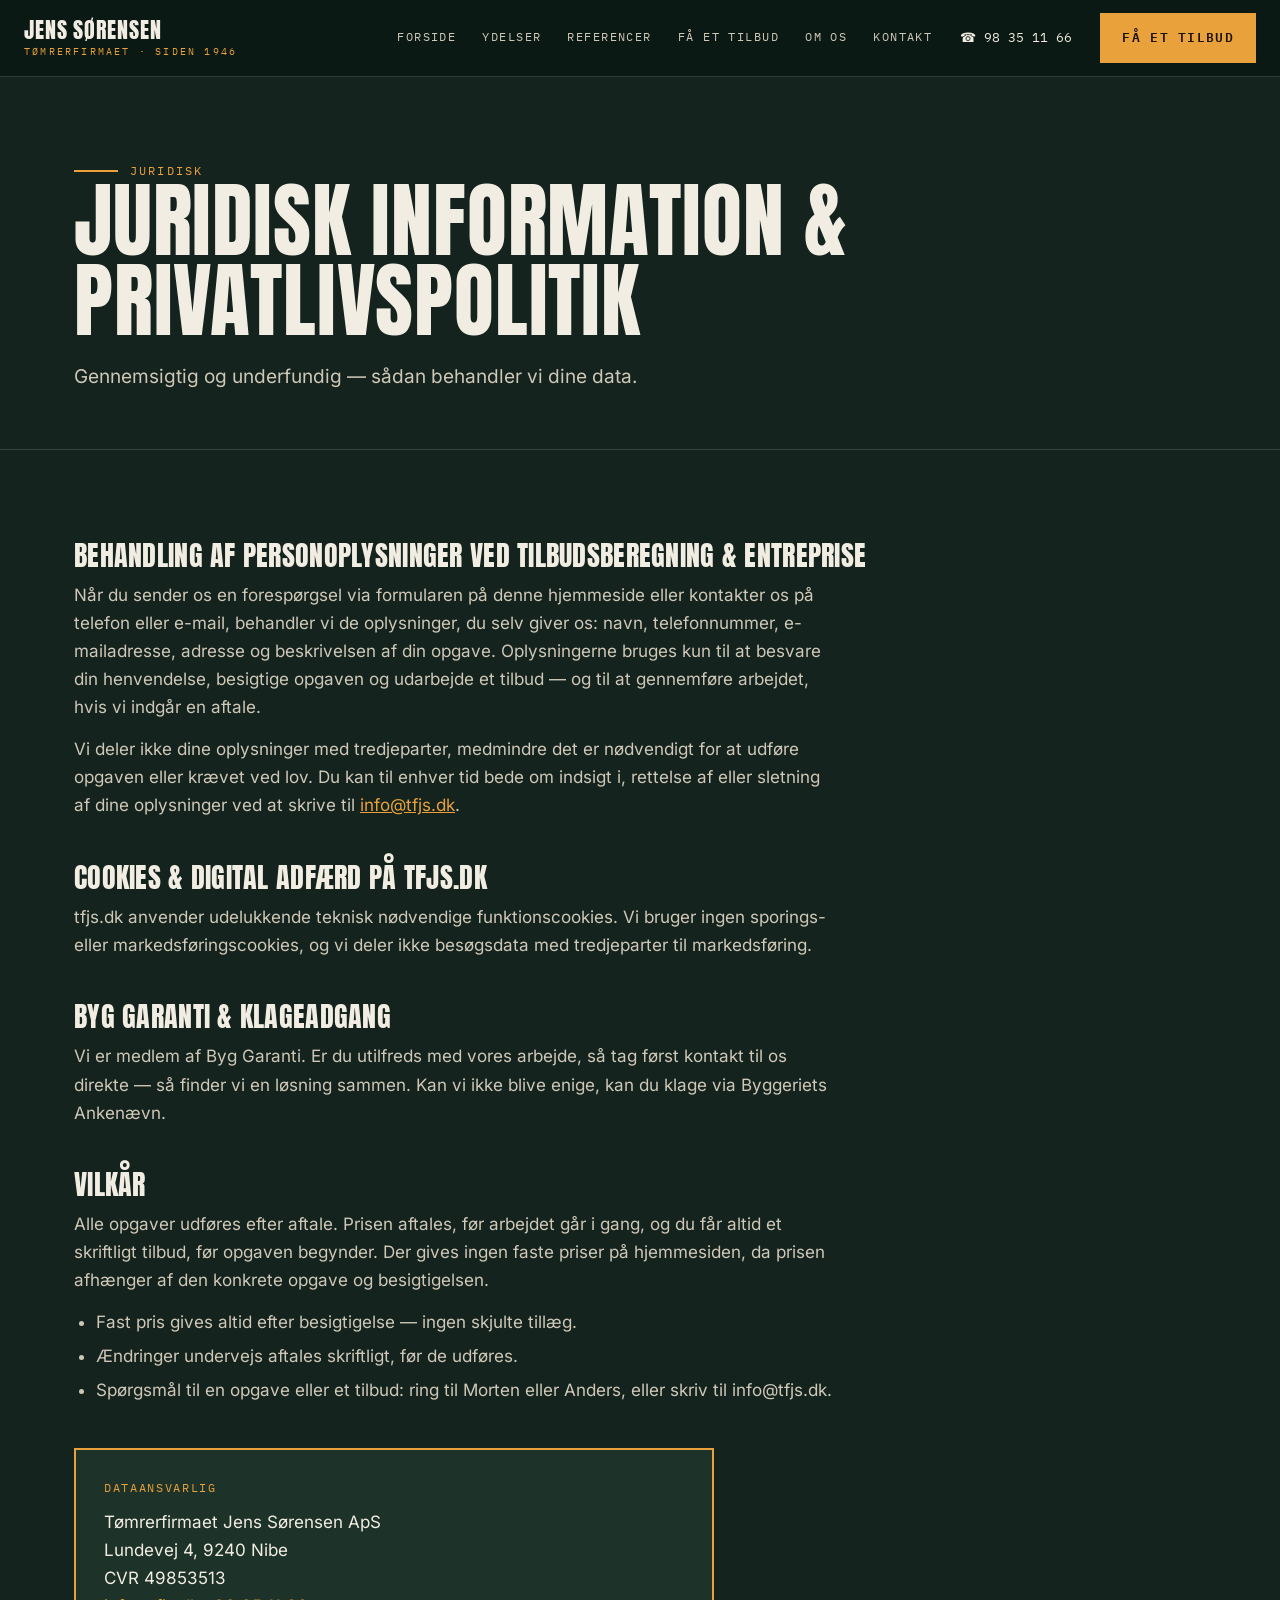
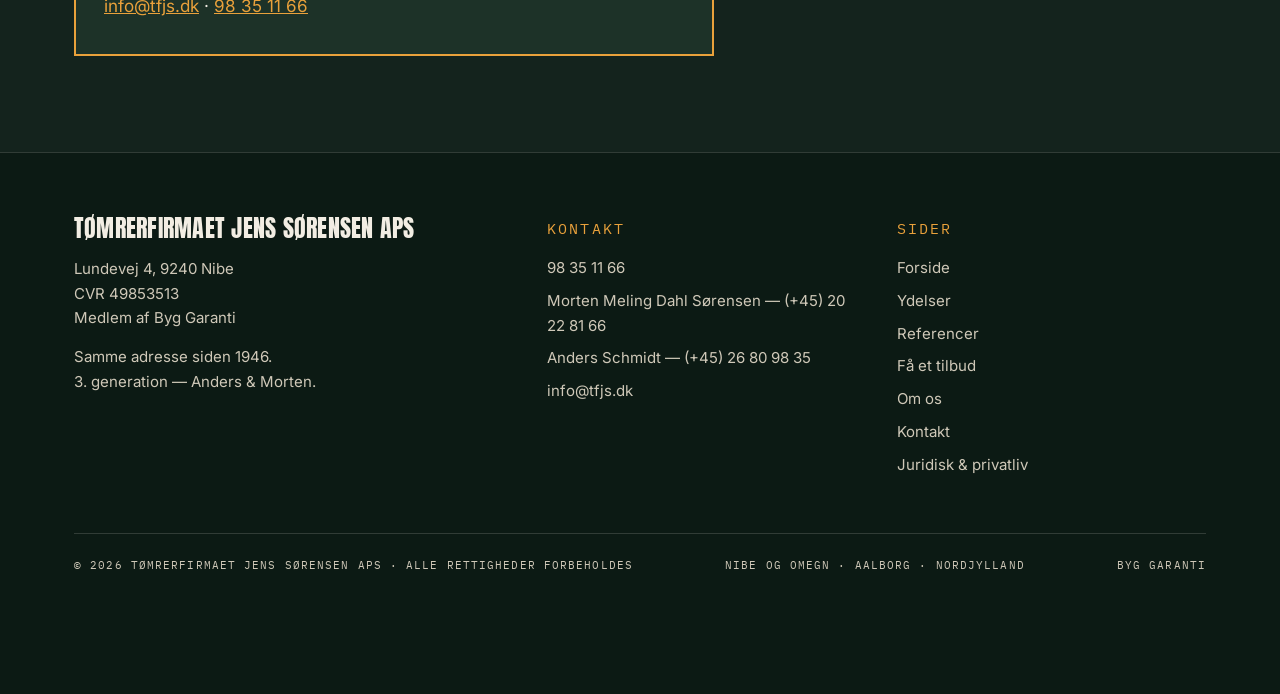
<file: privatliv.html>
<!DOCTYPE html>
<html lang="da"><head><meta charset="utf-8">
<meta name="viewport" content="width=device-width, initial-scale=1">
<title>Juridisk & privatliv | Tømrerfirmaet Jens Sørensen ApS</title>
<meta name="description" content="Privatlivspolitik, cookies, vilkår og Byg Garanti for Tømrerfirmaet Jens Sørensen ApS, Lundevej 4, 9240 Nibe.">
<link rel="stylesheet" href="assets/css/style.css"></head>
<body><header class="site"><div class="head-in">
<a class="wordmark" href="index.html"><b>Jens Sørensen</b><span>Tømrerfirmaet · Siden 1946</span></a>
<button class="burger" aria-expanded="false" aria-label="Åbn menu">MENU ☰</button>
<nav class="main" aria-label="Hovedmenu"><a href="index.html">Forside</a><a href="ydelser.html">Ydelser</a><a href="referencer.html">Referencer</a><a href="tilbud.html">Få et tilbud</a><a href="om-os.html">Om os</a><a href="kontakt.html">Kontakt</a></nav>
<a class="head-phone" href="tel:+4598351166">☎ 98 35 11 66</a>
<a class="btn head-cta" href="tilbud.html">Få et tilbud</a>
</div></header>
<section class="page-head"><div class="wrap"><p class="eyebrow">Juridisk</p><h1>Juridisk information &amp; privatlivspolitik</h1>
<p class="sub">Gennemsigtig og underfundig — sådan behandler vi dine data.</p></div></section>
<section class="sec legal" style="padding-top:48px"><div class="wrap">
<h3>Behandling af personoplysninger ved tilbudsberegning &amp; entreprise</h3>
<p>Når du sender os en forespørgsel via formularen på denne hjemmeside eller kontakter os på telefon eller e-mail, behandler vi de oplysninger, du selv giver os: navn, telefonnummer, e-mailadresse, adresse og beskrivelsen af din opgave. Oplysningerne bruges kun til at besvare din henvendelse, besigtige opgaven og udarbejde et tilbud — og til at gennemføre arbejdet, hvis vi indgår en aftale.</p>
<p>Vi deler ikke dine oplysninger med tredjeparter, medmindre det er nødvendigt for at udføre opgaven eller krævet ved lov. Du kan til enhver tid bede om indsigt i, rettelse af eller sletning af dine oplysninger ved at skrive til <a href="mailto:info@tfjs.dk" style="color:var(--amber)">info@tfjs.dk</a>.</p>
<h3>Cookies &amp; digital adfærd på tfjs.dk</h3>
<p>tfjs.dk anvender udelukkende teknisk nødvendige funktionscookies. Vi bruger ingen sporings- eller markedsføringscookies, og vi deler ikke besøgsdata med tredjeparter til markedsføring.</p>
<h3>Byg Garanti &amp; klageadgang</h3>
<p>Vi er medlem af Byg Garanti. Er du utilfreds med vores arbejde, så tag først kontakt til os direkte — så finder vi en løsning sammen. Kan vi ikke blive enige, kan du klage via Byggeriets Ankenævn.</p>
<h3>Vilkår</h3>
<p>Alle opgaver udføres efter aftale. Prisen aftales, før arbejdet går i gang, og du får altid et skriftligt tilbud, før opgaven begynder. Der gives ingen faste priser på hjemmesiden, da prisen afhænger af den konkrete opgave og besigtigelsen.</p>
<ul><li>Fast pris gives altid efter besigtigelse — ingen skjulte tillæg.</li>
<li>Ændringer undervejs aftales skriftligt, før de udføres.</li>
<li>Spørgsmål til en opgave eller et tilbud: ring til Morten eller Anders, eller skriv til info@tfjs.dk.</li></ul>
<div class="controller"><p class="mono" style="color:var(--amber);margin-bottom:10px">Dataansvarlig</p>
<p><span data-biz>Tømrerfirmaet Jens Sørensen ApS</span><br>Lundevej 4, 9240 Nibe<br>CVR 49853513<br><a href="mailto:info@tfjs.dk" style="color:var(--amber)">info@tfjs.dk</a> · <a href="tel:+4598351166" style="color:var(--amber)">98 35 11 66</a></p></div>
</div></section>
<footer class="site"><div class="wrap">
<div class="foot-grid">
<div><h3><span data-biz>Tømrerfirmaet Jens Sørensen ApS</span></h3>
<p>Lundevej 4, 9240 Nibe<br>CVR 49853513<br>Medlem af Byg Garanti</p>
<p style="margin-top:14px">Samme adresse siden 1946.<br>3. generation — Anders &amp; Morten.</p></div>
<div><p class="mono" style="color:var(--amber);margin-bottom:14px">Kontakt</p>
<ul><li><a href="tel:+4598351166">98 35 11 66</a></li>
<li>Morten Meling Dahl Sørensen — <a href="tel:+4520228166">(+45) 20 22 81 66</a></li>
<li>Anders Schmidt — <a href="tel:+4526809835">(+45) 26 80 98 35</a></li>
<li><a href="mailto:info@tfjs.dk">info@tfjs.dk</a></li></ul></div>
<div><p class="mono" style="color:var(--amber);margin-bottom:14px">Sider</p>
<ul><li><a href="index.html">Forside</a></li><li><a href="ydelser.html">Ydelser</a></li>
<li><a href="referencer.html">Referencer</a></li><li><a href="tilbud.html">Få et tilbud</a></li>
<li><a href="om-os.html">Om os</a></li><li><a href="kontakt.html">Kontakt</a></li>
<li><a href="privatliv.html">Juridisk &amp; privatliv</a></li></ul></div>
</div>
<div class="foot-bottom"><span>© 2026 <span data-biz>Tømrerfirmaet Jens Sørensen ApS</span> · Alle rettigheder forbeholdes</span>
<span>Nibe og omegn · Aalborg · Nordjylland</span><span>Byg Garanti</span></div>
</div></footer>
<div class="mobilebar"><a class="btn ghost" href="tel:+4598351166">Ring</a><a class="btn" href="tilbud.html">Få tilbud</a></div>
<script src="assets/js/site.js"></script></body></html>
</file>
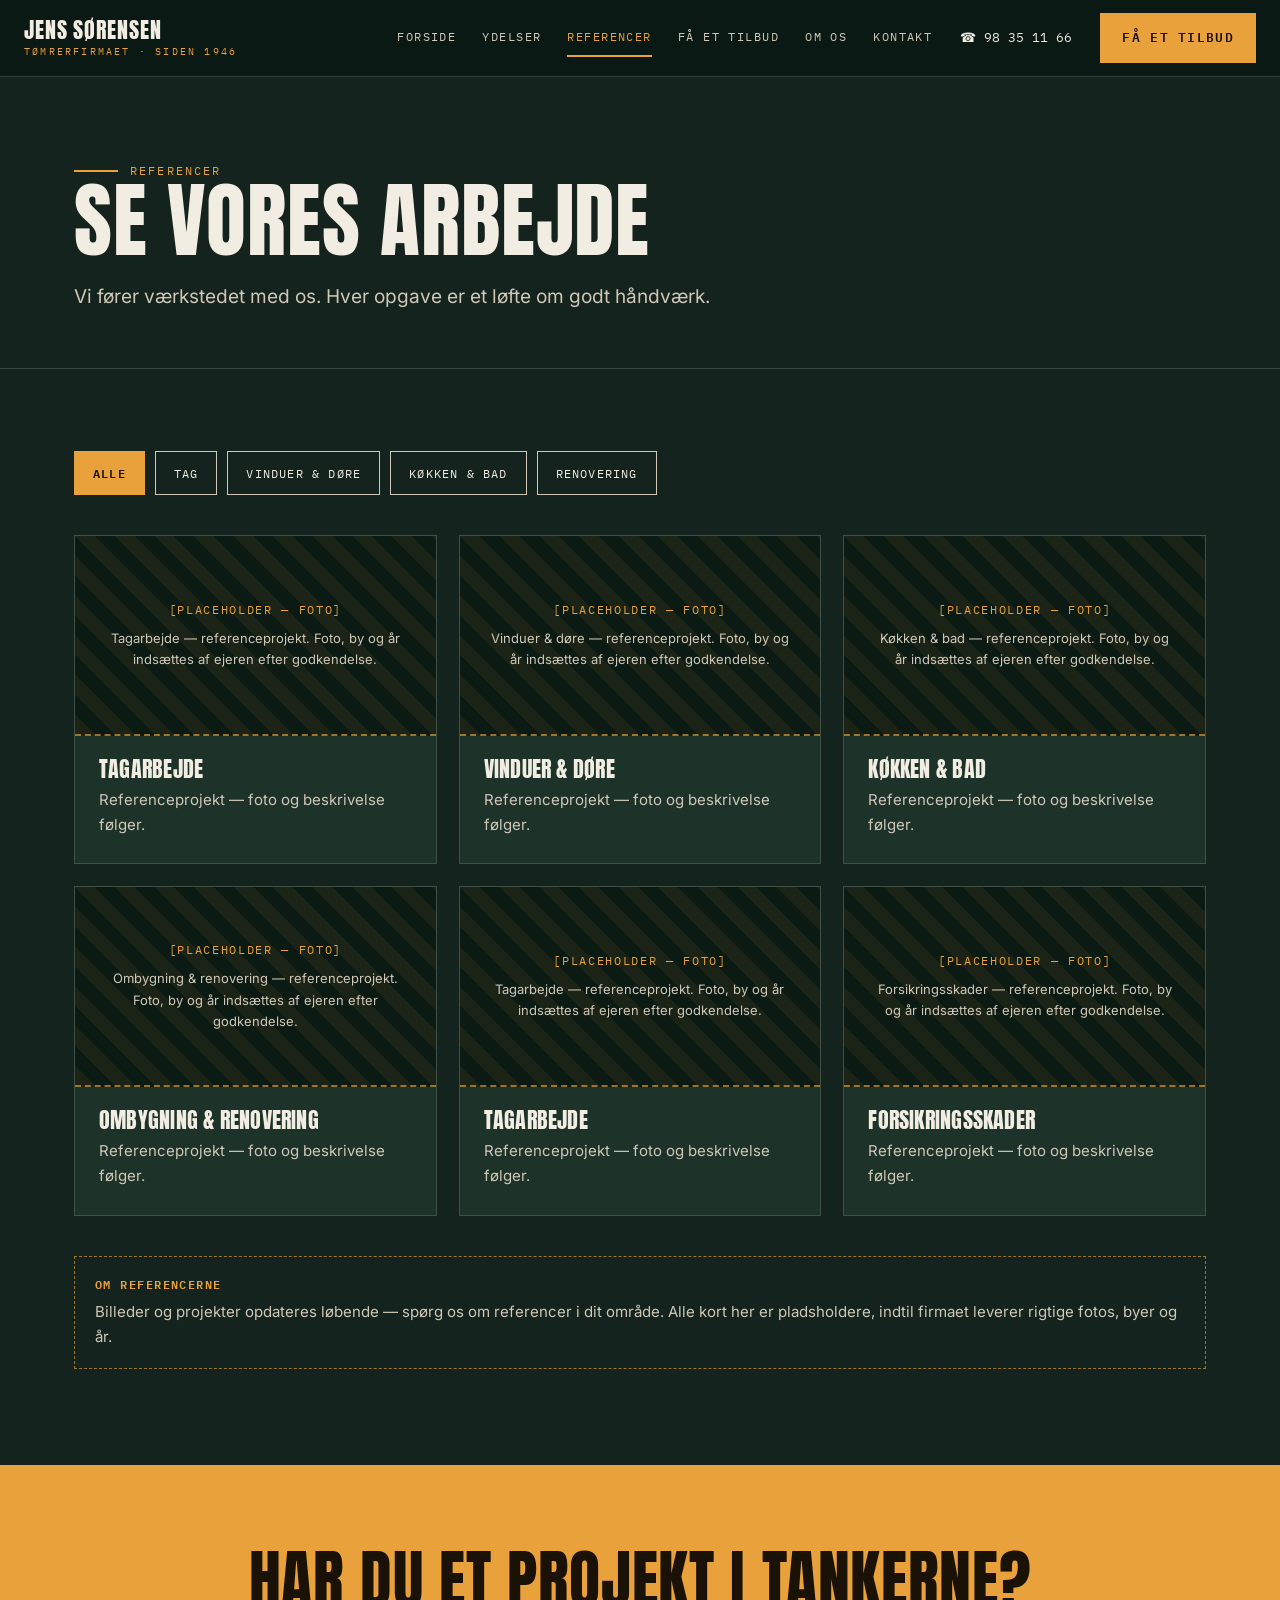
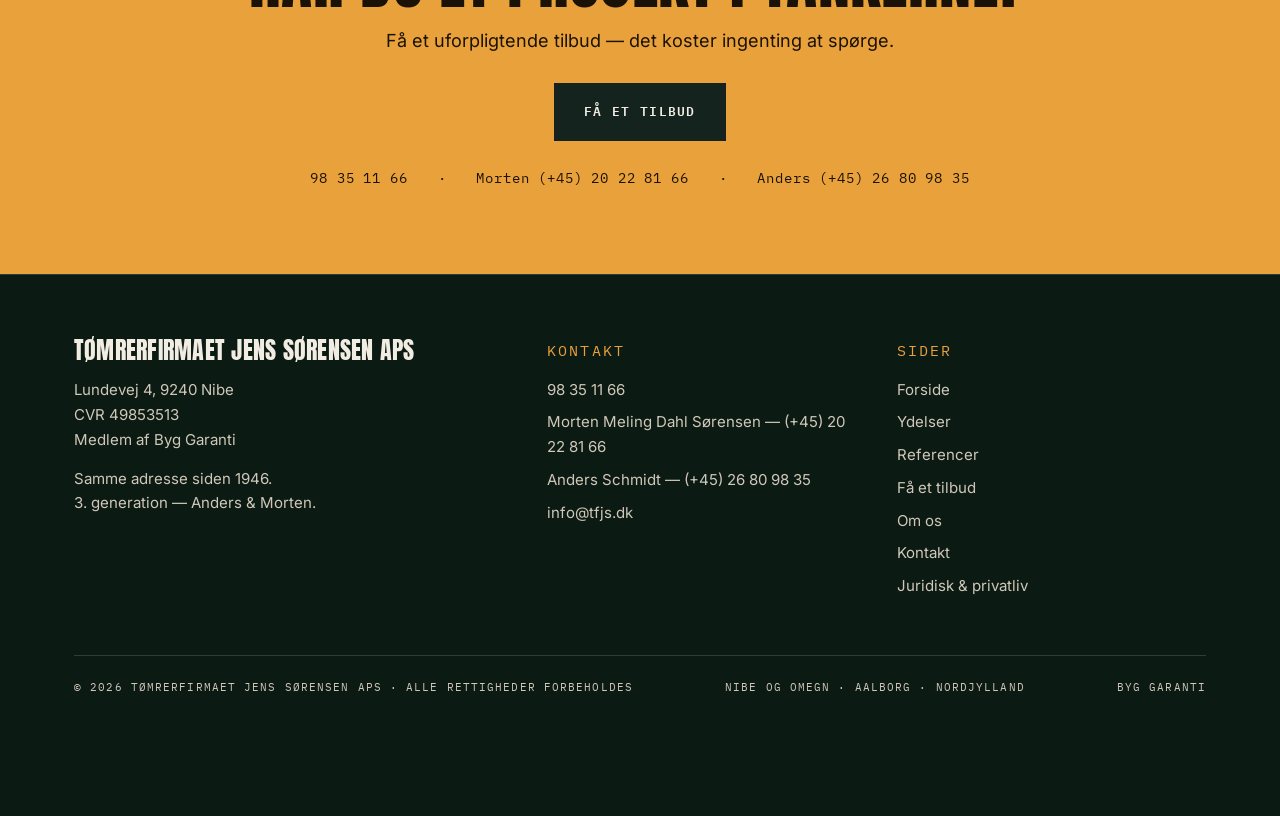
<file: referencer.html>
<!DOCTYPE html>
<html lang="da"><head><meta charset="utf-8">
<meta name="viewport" content="width=device-width, initial-scale=1">
<title>Referencer | Tømrer Nibe — Tømrerfirmaet Jens Sørensen ApS</title>
<meta name="description" content="Se vores arbejde: tag, vinduer, køkken og renovering i Nibe og Aalborg. Referencer opdateres løbende.">
<link rel="stylesheet" href="assets/css/style.css"></head>
<body><header class="site"><div class="head-in">
<a class="wordmark" href="index.html"><b>Jens Sørensen</b><span>Tømrerfirmaet · Siden 1946</span></a>
<button class="burger" aria-expanded="false" aria-label="Åbn menu">MENU ☰</button>
<nav class="main" aria-label="Hovedmenu"><a href="index.html">Forside</a><a href="ydelser.html">Ydelser</a><a href="referencer.html" aria-current="page">Referencer</a><a href="tilbud.html">Få et tilbud</a><a href="om-os.html">Om os</a><a href="kontakt.html">Kontakt</a></nav>
<a class="head-phone" href="tel:+4598351166">☎ 98 35 11 66</a>
<a class="btn head-cta" href="tilbud.html">Få et tilbud</a>
</div></header>
<section class="page-head"><div class="wrap"><p class="eyebrow">Referencer</p><h1>Se vores arbejde</h1>
<p class="sub">Vi fører værkstedet med os. Hver opgave er et løfte om godt håndværk.</p></div></section>
<section class="sec" style="padding-top:48px"><div class="wrap">
<div class="chips" role="group" aria-label="Filtrer referencer">
<button class="chip active" data-filter="alle" aria-pressed="true">Alle</button>
<button class="chip" data-filter="tag" aria-pressed="false">Tag</button>
<button class="chip" data-filter="vinduer" aria-pressed="false">Vinduer &amp; døre</button>
<button class="chip" data-filter="kokken" aria-pressed="false">Køkken &amp; bad</button>
<button class="chip" data-filter="renovering" aria-pressed="false">Renovering</button>
</div>
<div class="ref-grid"><article class="ref-card" data-cat="tag"><div class="ph" style="min-height:200px;border:0;border-bottom:2px dashed rgba(233,161,59,.65)"><span class="mono">[Placeholder — foto]</span><small>Tagarbejde — referenceprojekt. Foto, by og år indsættes af ejeren efter godkendelse.</small></div>
<div class="body"><h3>Tagarbejde</h3><p>Referenceprojekt — foto og beskrivelse følger.</p></div></article><article class="ref-card" data-cat="vinduer"><div class="ph" style="min-height:200px;border:0;border-bottom:2px dashed rgba(233,161,59,.65)"><span class="mono">[Placeholder — foto]</span><small>Vinduer &amp; døre — referenceprojekt. Foto, by og år indsættes af ejeren efter godkendelse.</small></div>
<div class="body"><h3>Vinduer &amp; døre</h3><p>Referenceprojekt — foto og beskrivelse følger.</p></div></article><article class="ref-card" data-cat="kokken"><div class="ph" style="min-height:200px;border:0;border-bottom:2px dashed rgba(233,161,59,.65)"><span class="mono">[Placeholder — foto]</span><small>Køkken &amp; bad — referenceprojekt. Foto, by og år indsættes af ejeren efter godkendelse.</small></div>
<div class="body"><h3>Køkken &amp; bad</h3><p>Referenceprojekt — foto og beskrivelse følger.</p></div></article><article class="ref-card" data-cat="renovering"><div class="ph" style="min-height:200px;border:0;border-bottom:2px dashed rgba(233,161,59,.65)"><span class="mono">[Placeholder — foto]</span><small>Ombygning &amp; renovering — referenceprojekt. Foto, by og år indsættes af ejeren efter godkendelse.</small></div>
<div class="body"><h3>Ombygning &amp; renovering</h3><p>Referenceprojekt — foto og beskrivelse følger.</p></div></article><article class="ref-card" data-cat="tag"><div class="ph" style="min-height:200px;border:0;border-bottom:2px dashed rgba(233,161,59,.65)"><span class="mono">[Placeholder — foto]</span><small>Tagarbejde — referenceprojekt. Foto, by og år indsættes af ejeren efter godkendelse.</small></div>
<div class="body"><h3>Tagarbejde</h3><p>Referenceprojekt — foto og beskrivelse følger.</p></div></article><article class="ref-card" data-cat="renovering"><div class="ph" style="min-height:200px;border:0;border-bottom:2px dashed rgba(233,161,59,.65)"><span class="mono">[Placeholder — foto]</span><small>Forsikringsskader — referenceprojekt. Foto, by og år indsættes af ejeren efter godkendelse.</small></div>
<div class="body"><h3>Forsikringsskader</h3><p>Referenceprojekt — foto og beskrivelse følger.</p></div></article></div>
<div class="note"><b>Om referencerne</b>Billeder og projekter opdateres løbende — spørg os om referencer i dit område. Alle kort her er pladsholdere, indtil firmaet leverer rigtige fotos, byer og år.</div>
</div></section>
<section class="cta-band"><div class="wrap">
<h2>Har du et projekt i tankerne?</h2>
<p>Få et uforpligtende tilbud — det koster ingenting at spørge.</p>
<a class="btn dark" href="tilbud.html">Få et tilbud</a>
<div class="phones"><a href="tel:+4598351166">98 35 11 66</a><span>·</span><a href="tel:+4520228166">Morten (+45) 20 22 81 66</a><span>·</span><a href="tel:+4526809835">Anders (+45) 26 80 98 35</a></div>
</div></section><footer class="site"><div class="wrap">
<div class="foot-grid">
<div><h3><span data-biz>Tømrerfirmaet Jens Sørensen ApS</span></h3>
<p>Lundevej 4, 9240 Nibe<br>CVR 49853513<br>Medlem af Byg Garanti</p>
<p style="margin-top:14px">Samme adresse siden 1946.<br>3. generation — Anders &amp; Morten.</p></div>
<div><p class="mono" style="color:var(--amber);margin-bottom:14px">Kontakt</p>
<ul><li><a href="tel:+4598351166">98 35 11 66</a></li>
<li>Morten Meling Dahl Sørensen — <a href="tel:+4520228166">(+45) 20 22 81 66</a></li>
<li>Anders Schmidt — <a href="tel:+4526809835">(+45) 26 80 98 35</a></li>
<li><a href="mailto:info@tfjs.dk">info@tfjs.dk</a></li></ul></div>
<div><p class="mono" style="color:var(--amber);margin-bottom:14px">Sider</p>
<ul><li><a href="index.html">Forside</a></li><li><a href="ydelser.html">Ydelser</a></li>
<li><a href="referencer.html">Referencer</a></li><li><a href="tilbud.html">Få et tilbud</a></li>
<li><a href="om-os.html">Om os</a></li><li><a href="kontakt.html">Kontakt</a></li>
<li><a href="privatliv.html">Juridisk &amp; privatliv</a></li></ul></div>
</div>
<div class="foot-bottom"><span>© 2026 <span data-biz>Tømrerfirmaet Jens Sørensen ApS</span> · Alle rettigheder forbeholdes</span>
<span>Nibe og omegn · Aalborg · Nordjylland</span><span>Byg Garanti</span></div>
</div></footer>
<div class="mobilebar"><a class="btn ghost" href="tel:+4598351166">Ring</a><a class="btn" href="tilbud.html">Få tilbud</a></div>
<script src="assets/js/site.js"></script></body></html>
</file>
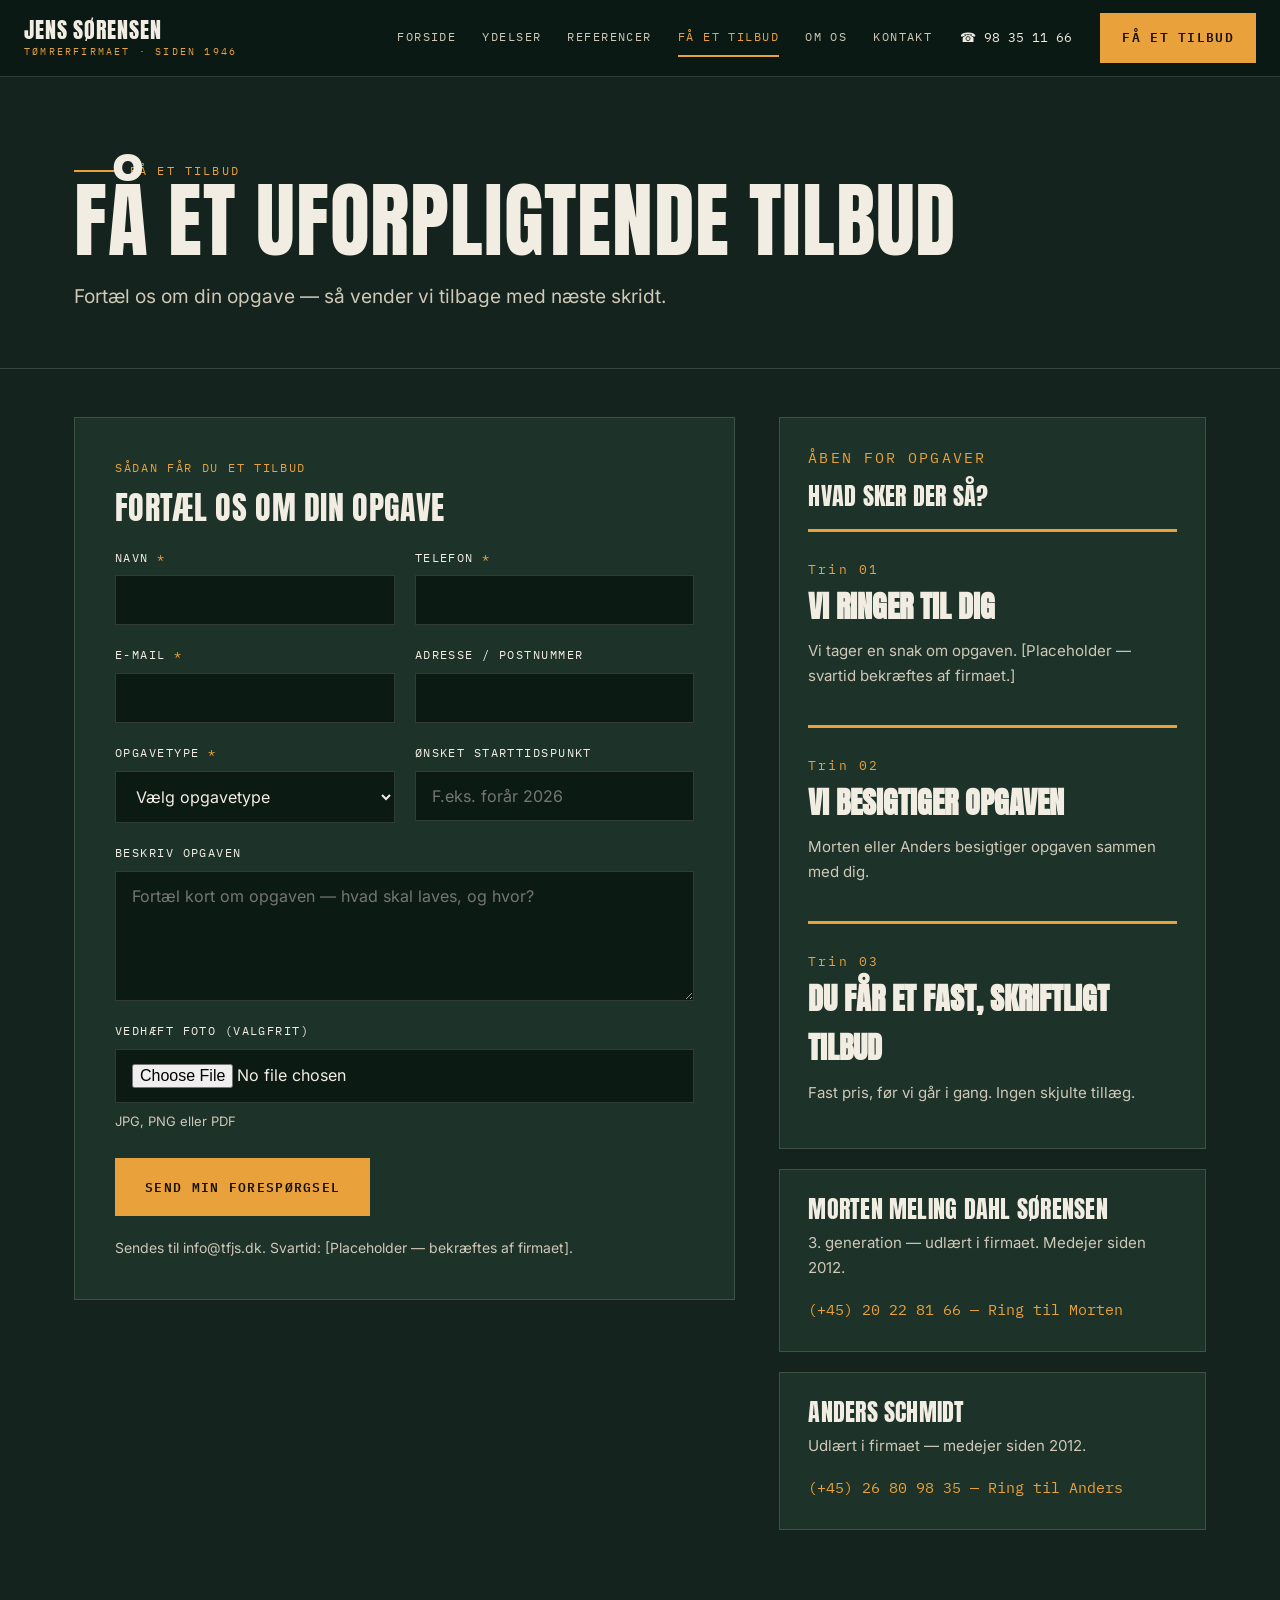
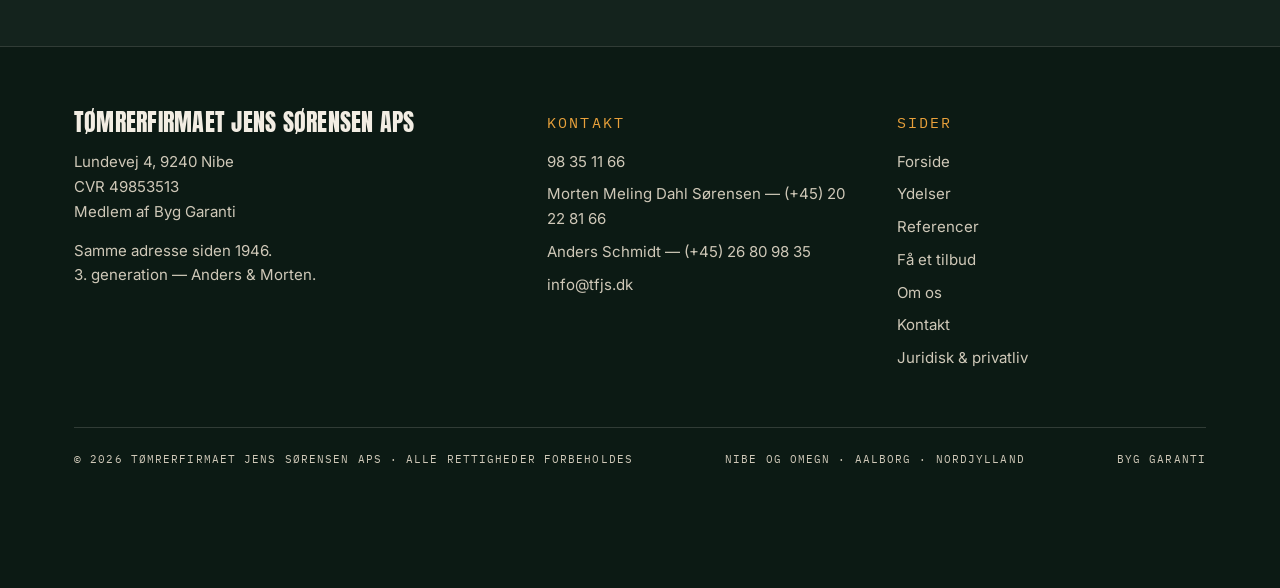
<file: tilbud.html>
<!DOCTYPE html>
<html lang="da"><head><meta charset="utf-8">
<meta name="viewport" content="width=device-width, initial-scale=1">
<title>Få et tilbud — tømrer Nibe | Tømrerfirmaet Jens Sørensen ApS</title>
<meta name="description" content="Få et uforpligtende tilbud fra tømrer i Nibe. Fast pris efter besigtigelse. Ring til Morten eller Anders, eller send din forespørgsel.">
<link rel="stylesheet" href="assets/css/style.css"></head>
<body><header class="site"><div class="head-in">
<a class="wordmark" href="index.html"><b>Jens Sørensen</b><span>Tømrerfirmaet · Siden 1946</span></a>
<button class="burger" aria-expanded="false" aria-label="Åbn menu">MENU ☰</button>
<nav class="main" aria-label="Hovedmenu"><a href="index.html">Forside</a><a href="ydelser.html">Ydelser</a><a href="referencer.html">Referencer</a><a href="tilbud.html" aria-current="page">Få et tilbud</a><a href="om-os.html">Om os</a><a href="kontakt.html">Kontakt</a></nav>
<a class="head-phone" href="tel:+4598351166">☎ 98 35 11 66</a>
<a class="btn head-cta" href="tilbud.html">Få et tilbud</a>
</div></header>
<section class="page-head"><div class="wrap"><p class="eyebrow">Få et tilbud</p><h1>Få et uforpligtende tilbud</h1>
<p class="sub">Fortæl os om din opgave — så vender vi tilbage med næste skridt.</p></div></section>
<section class="sec" style="padding-top:48px"><div class="wrap"><div class="split">
<div>
<form class="form-card" data-demo novalidate>
<p class="mono" style="color:var(--amber);margin-bottom:8px">Sådan får du et tilbud</p>
<h2 style="font-size:32px;margin-bottom:24px">Fortæl os om din opgave</h2>
<div class="form-grid">
<div class="field"><label for="q-navn">Navn <span class="req">*</span></label><input id="q-navn" name="navn" type="text" required autocomplete="name"></div>
<div class="field"><label for="q-tlf">Telefon <span class="req">*</span></label><input id="q-tlf" name="telefon" type="tel" required autocomplete="tel"></div>
<div class="field"><label for="q-mail">E-mail <span class="req">*</span></label><input id="q-mail" name="email" type="email" required autocomplete="email"></div>
<div class="field"><label for="q-adr">Adresse / postnummer</label><input id="q-adr" name="adresse" type="text" autocomplete="postal-code"></div>
<div class="field"><label for="q-type">Opgavetype <span class="req">*</span></label>
<select id="q-type" name="opgavetype" required>
<option value="" selected>Vælg opgavetype</option>
<option>Tagarbejde</option><option>Vinduer &amp; døre</option><option>Køkken &amp; bad</option>
<option>Ombygning &amp; renovering</option><option>Forsikringsskader</option><option>Ejendomsvedligeholdelse</option>
</select></div>
<div class="field"><label for="q-start">Ønsket starttidspunkt</label><input id="q-start" name="start" type="text" placeholder="F.eks. forår 2026"></div>
<div class="field full"><label for="q-besk">Beskriv opgaven</label><textarea id="q-besk" name="beskrivelse" placeholder="Fortæl kort om opgaven — hvad skal laves, og hvor?"></textarea></div>
<div class="field full"><label for="q-foto">Vedhæft foto (valgfrit)</label><input id="q-foto" name="foto" type="file" accept=".jpg,.jpeg,.png,.pdf"><span class="hint">JPG, PNG eller PDF</span></div>
</div>
<button class="btn" type="submit" style="margin-top:26px">Send min forespørgsel</button>
<p class="form-note">Sendes til info@tfjs.dk. Svartid: [Placeholder — bekræftes af firmaet].</p>
<div class="form-ok" role="status"><h3>Tak — din forespørgsel er modtaget</h3>
<p>Vi vender tilbage med næste skridt. Har du travlt, så ring direkte til Morten eller Anders.</p>
<p style="margin-top:14px"><a data-mailto href="mailto:info@tfjs.dk" style="color:var(--amber)">Åbn din mail og send forespørgslen til info@tfjs.dk →</a></p></div>
</form></div>
<div>
<div class="rail-card"><p class="mono" style="color:var(--amber)">Åben for opgaver</p><h3>Hvad sker der så?</h3>
<div class="steps" style="grid-template-columns:1fr;margin-top:20px">
<div class="step"><span class="n">Trin 01</span><b>Vi ringer til dig</b><p>Vi tager en snak om opgaven. [Placeholder — svartid bekræftes af firmaet.]</p></div>
<div class="step"><span class="n">Trin 02</span><b>Vi besigtiger opgaven</b><p>Morten eller Anders besigtiger opgaven sammen med dig.</p></div>
<div class="step"><span class="n">Trin 03</span><b>Du får et fast, skriftligt tilbud</b><p>Fast pris, før vi går i gang. Ingen skjulte tillæg.</p></div>
</div></div>
<div class="rail-card"><h3>Morten Meling Dahl Sørensen</h3><p>3. generation — udlært i firmaet. Medejer siden 2012.</p><a class="tel" href="tel:+4520228166">(+45) 20 22 81 66 — Ring til Morten</a></div>
<div class="rail-card"><h3>Anders Schmidt</h3><p>Udlært i firmaet — medejer siden 2012.</p><a class="tel" href="tel:+4526809835">(+45) 26 80 98 35 — Ring til Anders</a></div>
</div></div></div></section>
<footer class="site"><div class="wrap">
<div class="foot-grid">
<div><h3><span data-biz>Tømrerfirmaet Jens Sørensen ApS</span></h3>
<p>Lundevej 4, 9240 Nibe<br>CVR 49853513<br>Medlem af Byg Garanti</p>
<p style="margin-top:14px">Samme adresse siden 1946.<br>3. generation — Anders &amp; Morten.</p></div>
<div><p class="mono" style="color:var(--amber);margin-bottom:14px">Kontakt</p>
<ul><li><a href="tel:+4598351166">98 35 11 66</a></li>
<li>Morten Meling Dahl Sørensen — <a href="tel:+4520228166">(+45) 20 22 81 66</a></li>
<li>Anders Schmidt — <a href="tel:+4526809835">(+45) 26 80 98 35</a></li>
<li><a href="mailto:info@tfjs.dk">info@tfjs.dk</a></li></ul></div>
<div><p class="mono" style="color:var(--amber);margin-bottom:14px">Sider</p>
<ul><li><a href="index.html">Forside</a></li><li><a href="ydelser.html">Ydelser</a></li>
<li><a href="referencer.html">Referencer</a></li><li><a href="tilbud.html">Få et tilbud</a></li>
<li><a href="om-os.html">Om os</a></li><li><a href="kontakt.html">Kontakt</a></li>
<li><a href="privatliv.html">Juridisk &amp; privatliv</a></li></ul></div>
</div>
<div class="foot-bottom"><span>© 2026 <span data-biz>Tømrerfirmaet Jens Sørensen ApS</span> · Alle rettigheder forbeholdes</span>
<span>Nibe og omegn · Aalborg · Nordjylland</span><span>Byg Garanti</span></div>
</div></footer>
<div class="mobilebar"><a class="btn ghost" href="tel:+4598351166">Ring</a><a class="btn" href="tilbud.html">Få tilbud</a></div>
<script src="assets/js/site.js"></script></body></html>
</file>
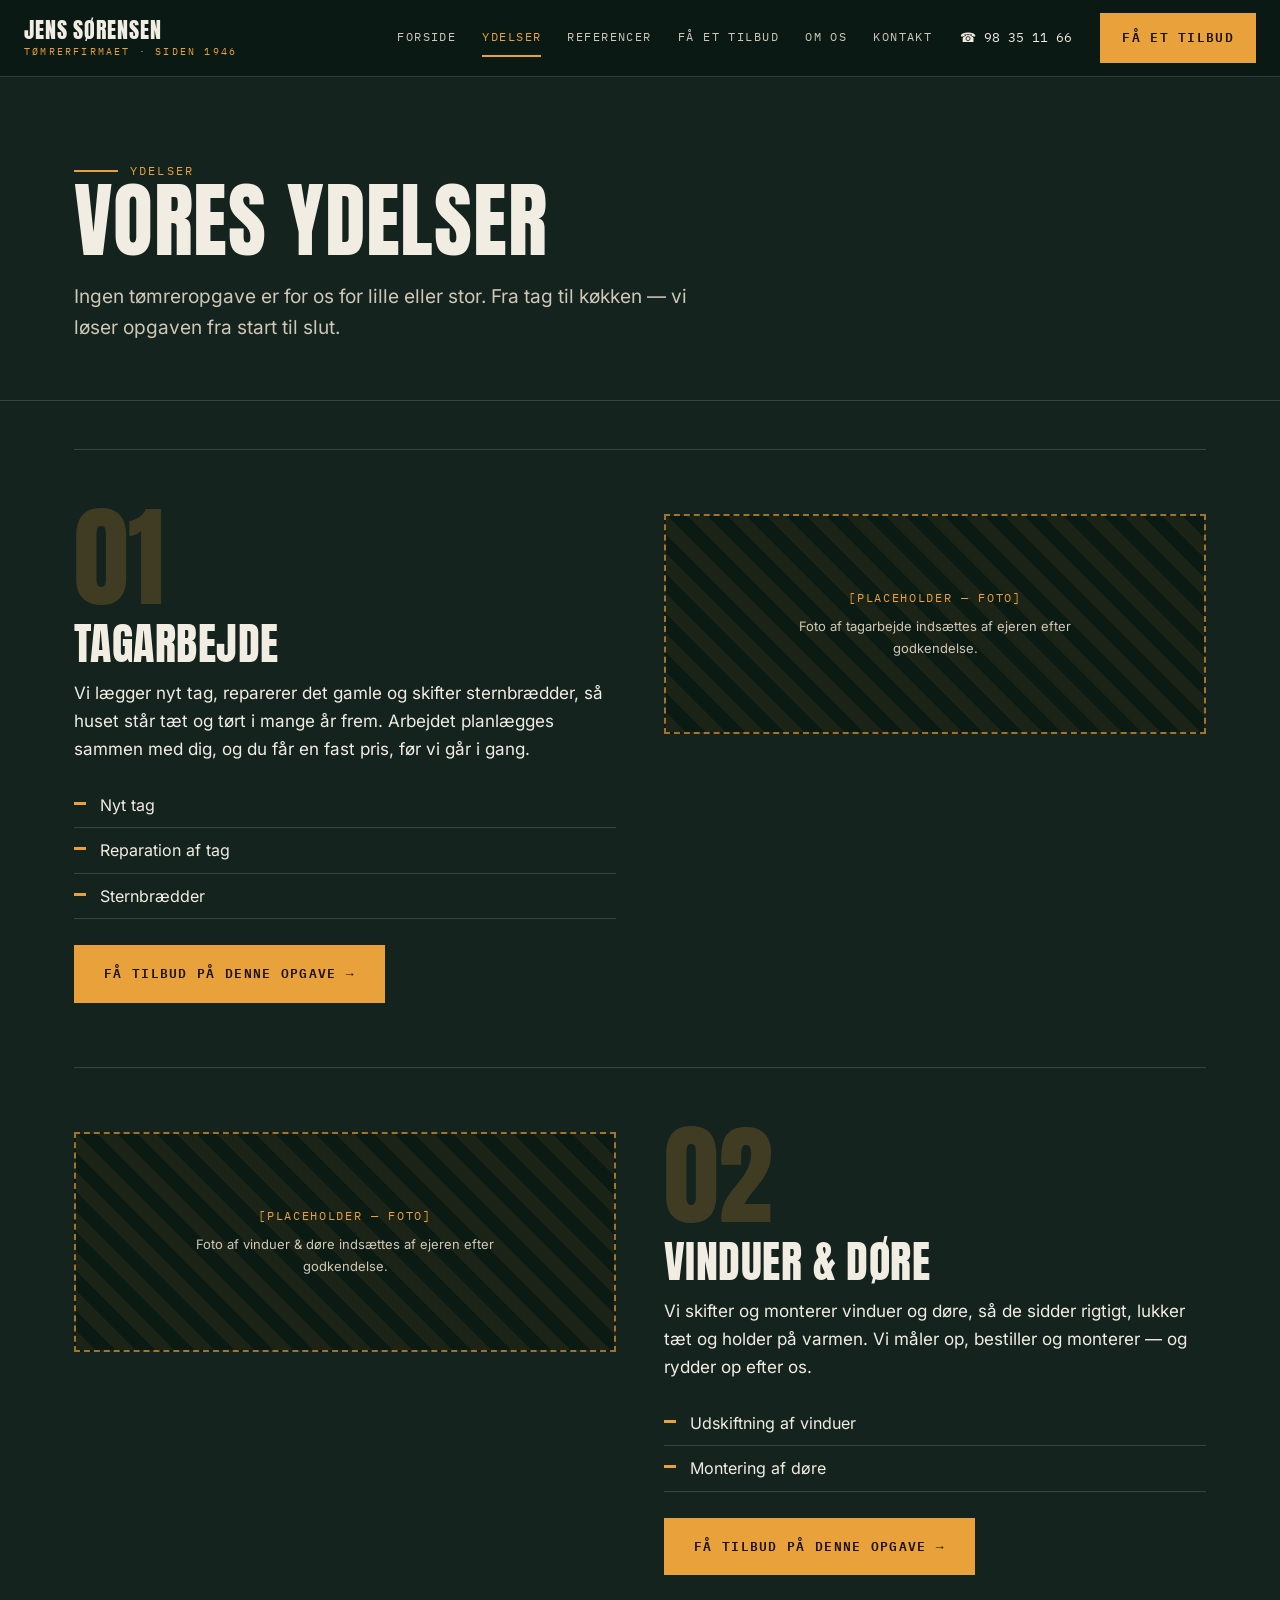
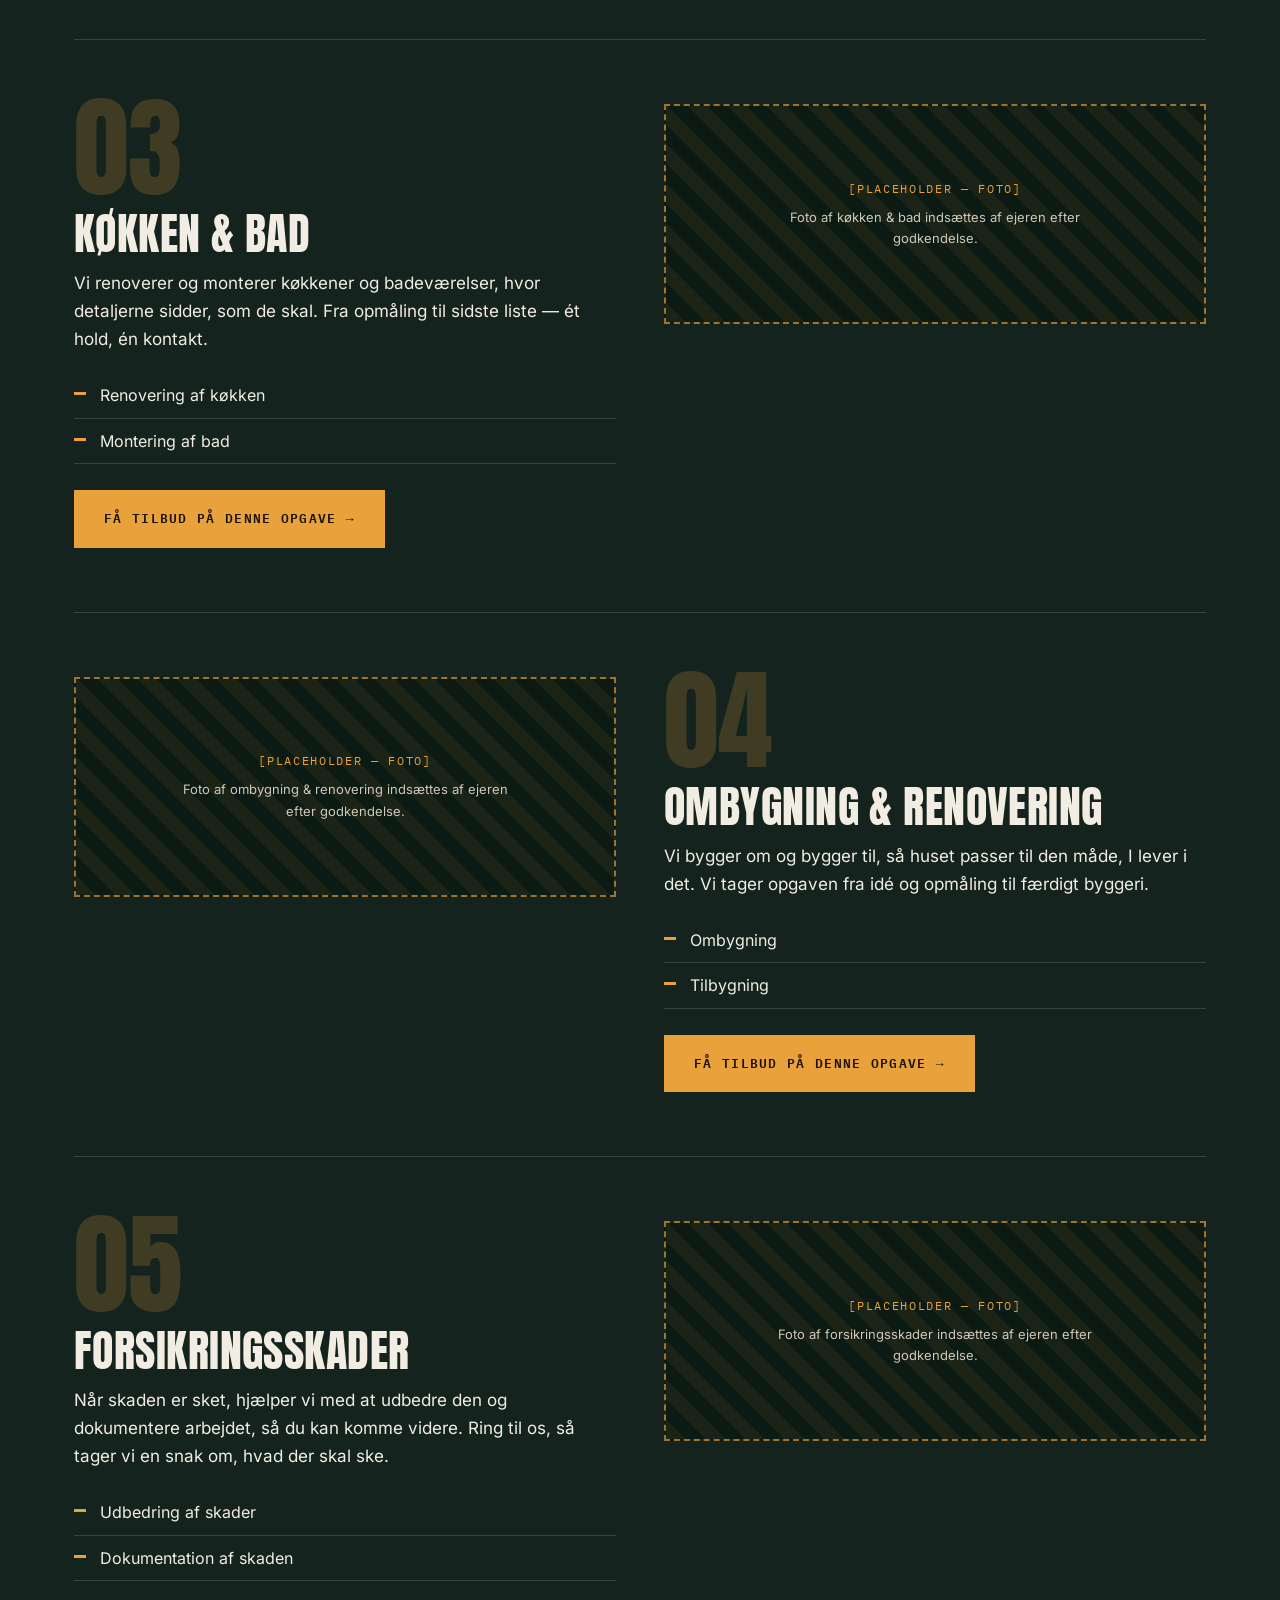
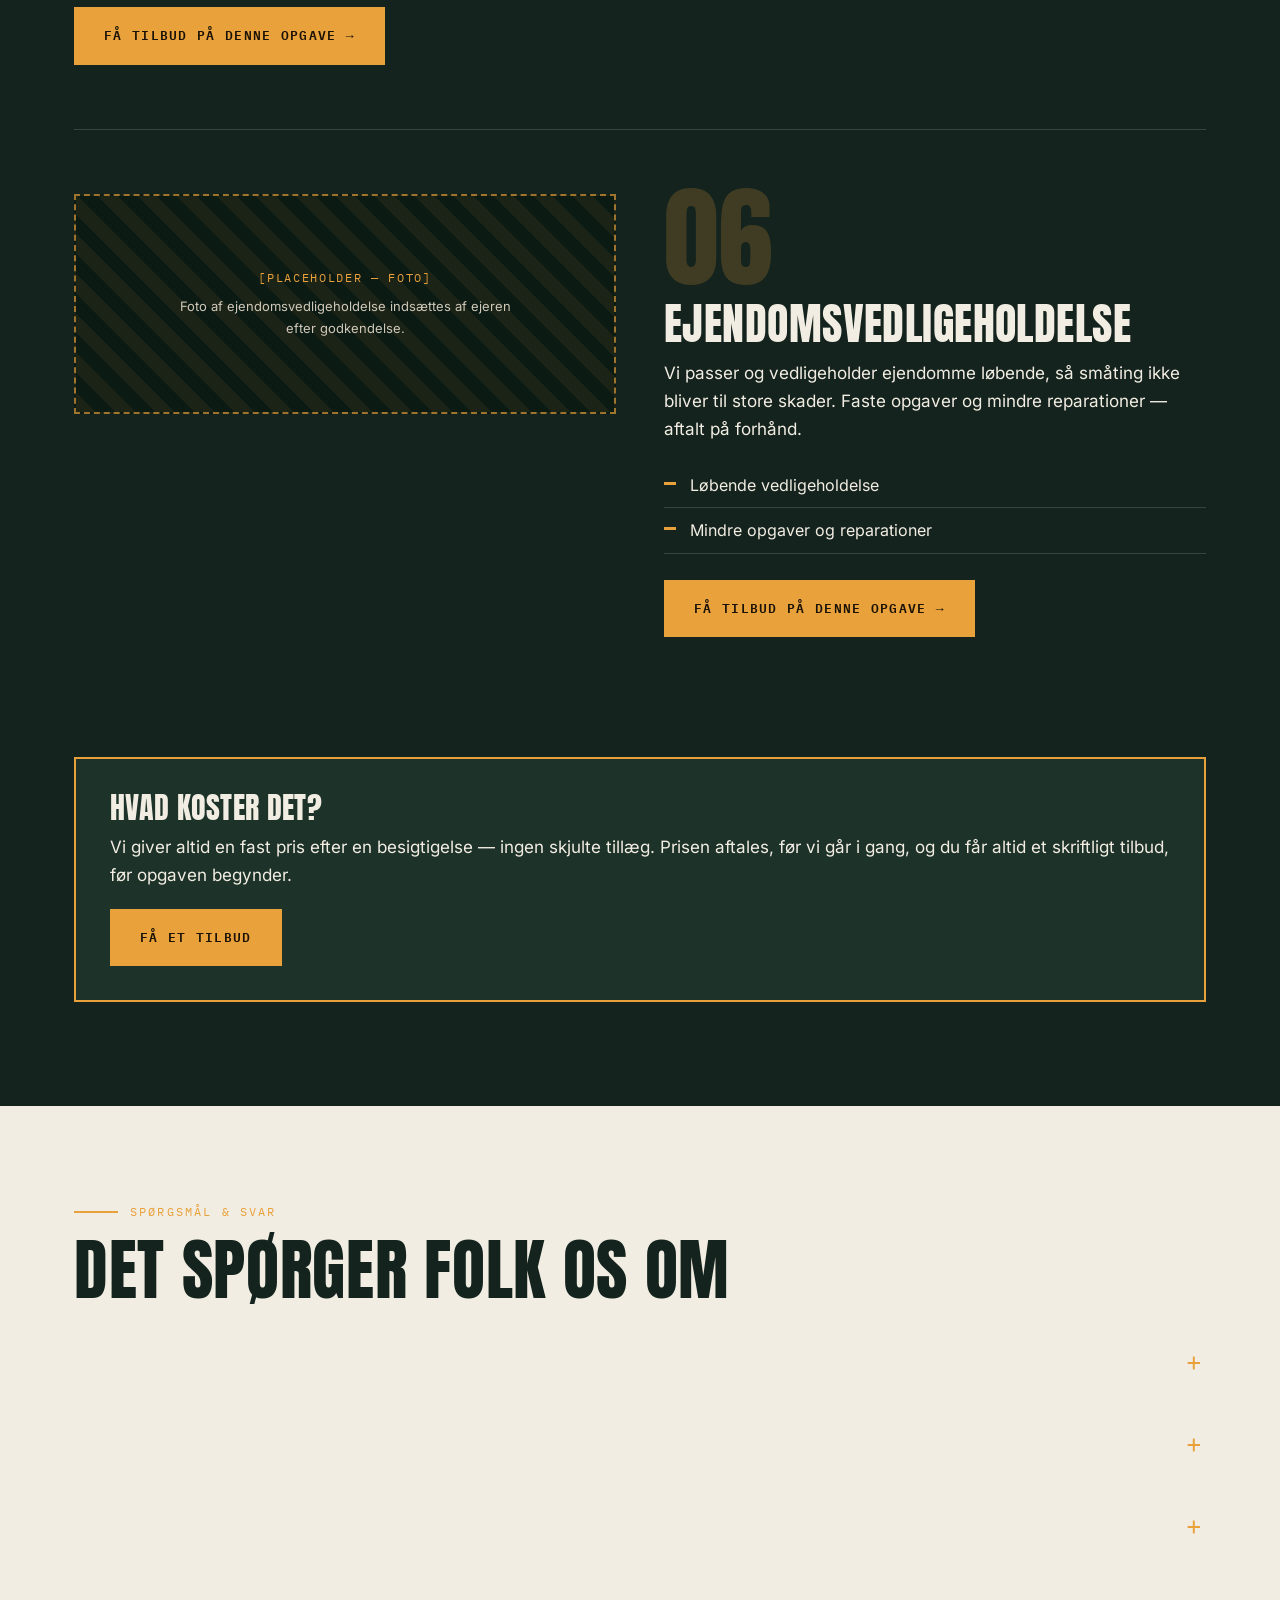
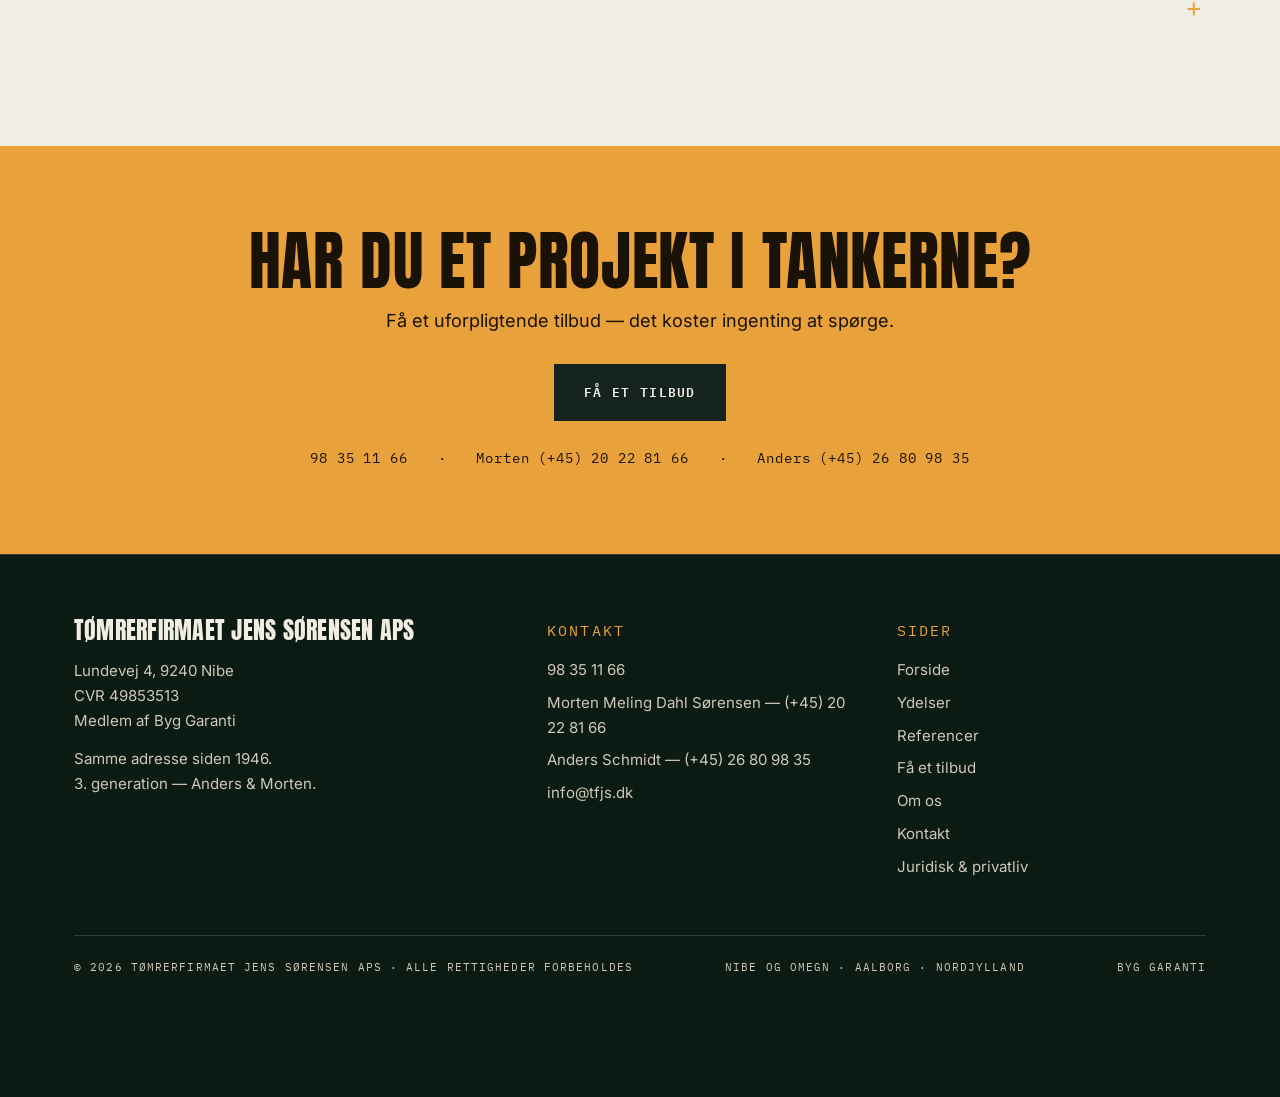
<file: ydelser.html>
<!DOCTYPE html>
<html lang="da"><head><meta charset="utf-8">
<meta name="viewport" content="width=device-width, initial-scale=1">
<title>Ydelser — tag, vinduer, køkken & mere | Tømrer Nibe</title>
<meta name="description" content="Tømrer i Nibe: tagarbejde, vinduer & døre, køkken & bad, ombygning, forsikringsskader og ejendomsvedligeholdelse. Fast pris efter besigtigelse.">
<link rel="stylesheet" href="assets/css/style.css"></head>
<body><header class="site"><div class="head-in">
<a class="wordmark" href="index.html"><b>Jens Sørensen</b><span>Tømrerfirmaet · Siden 1946</span></a>
<button class="burger" aria-expanded="false" aria-label="Åbn menu">MENU ☰</button>
<nav class="main" aria-label="Hovedmenu"><a href="index.html">Forside</a><a href="ydelser.html" aria-current="page">Ydelser</a><a href="referencer.html">Referencer</a><a href="tilbud.html">Få et tilbud</a><a href="om-os.html">Om os</a><a href="kontakt.html">Kontakt</a></nav>
<a class="head-phone" href="tel:+4598351166">☎ 98 35 11 66</a>
<a class="btn head-cta" href="tilbud.html">Få et tilbud</a>
</div></header>
<section class="page-head"><div class="wrap"><p class="eyebrow">Ydelser</p><h1>Vores ydelser</h1>
<p class="sub">Ingen tømreropgave er for os for lille eller stor. Fra tag til køkken — vi løser opgaven fra start til slut.</p></div></section>
<section class="sec" style="padding-top:48px"><div class="wrap"><section class="svc" id="s01"><div class="svc-text"><span class="num">01</span><h3>Tagarbejde</h3>
<p>Vi lægger nyt tag, reparerer det gamle og skifter sternbrædder, så huset står tæt og tørt i mange år frem. Arbejdet planlægges sammen med dig, og du får en fast pris, før vi går i gang.</p><ul><li>Nyt tag</li><li>Reparation af tag</li><li>Sternbrædder</li></ul><a class="btn" href="tilbud.html">Få tilbud på denne opgave →</a></div>
<div class="ph"><span class="mono">[Placeholder — foto]</span><small>Foto af tagarbejde indsættes af ejeren efter godkendelse.</small></div></section><section class="svc" id="s02"><div class="svc-text"><span class="num">02</span><h3>Vinduer &amp; døre</h3>
<p>Vi skifter og monterer vinduer og døre, så de sidder rigtigt, lukker tæt og holder på varmen. Vi måler op, bestiller og monterer — og rydder op efter os.</p><ul><li>Udskiftning af vinduer</li><li>Montering af døre</li></ul><a class="btn" href="tilbud.html">Få tilbud på denne opgave →</a></div>
<div class="ph"><span class="mono">[Placeholder — foto]</span><small>Foto af vinduer &amp; døre indsættes af ejeren efter godkendelse.</small></div></section><section class="svc" id="s03"><div class="svc-text"><span class="num">03</span><h3>Køkken &amp; bad</h3>
<p>Vi renoverer og monterer køkkener og badeværelser, hvor detaljerne sidder, som de skal. Fra opmåling til sidste liste — ét hold, én kontakt.</p><ul><li>Renovering af køkken</li><li>Montering af bad</li></ul><a class="btn" href="tilbud.html">Få tilbud på denne opgave →</a></div>
<div class="ph"><span class="mono">[Placeholder — foto]</span><small>Foto af køkken &amp; bad indsættes af ejeren efter godkendelse.</small></div></section><section class="svc" id="s04"><div class="svc-text"><span class="num">04</span><h3>Ombygning &amp; renovering</h3>
<p>Vi bygger om og bygger til, så huset passer til den måde, I lever i det. Vi tager opgaven fra idé og opmåling til færdigt byggeri.</p><ul><li>Ombygning</li><li>Tilbygning</li></ul><a class="btn" href="tilbud.html">Få tilbud på denne opgave →</a></div>
<div class="ph"><span class="mono">[Placeholder — foto]</span><small>Foto af ombygning &amp; renovering indsættes af ejeren efter godkendelse.</small></div></section><section class="svc" id="s05"><div class="svc-text"><span class="num">05</span><h3>Forsikringsskader</h3>
<p>Når skaden er sket, hjælper vi med at udbedre den og dokumentere arbejdet, så du kan komme videre. Ring til os, så tager vi en snak om, hvad der skal ske.</p><ul><li>Udbedring af skader</li><li>Dokumentation af skaden</li></ul><a class="btn" href="tilbud.html">Få tilbud på denne opgave →</a></div>
<div class="ph"><span class="mono">[Placeholder — foto]</span><small>Foto af forsikringsskader indsættes af ejeren efter godkendelse.</small></div></section><section class="svc" id="s06"><div class="svc-text"><span class="num">06</span><h3>Ejendomsvedligeholdelse</h3>
<p>Vi passer og vedligeholder ejendomme løbende, så småting ikke bliver til store skader. Faste opgaver og mindre reparationer — aftalt på forhånd.</p><ul><li>Løbende vedligeholdelse</li><li>Mindre opgaver og reparationer</li></ul><a class="btn" href="tilbud.html">Få tilbud på denne opgave →</a></div>
<div class="ph"><span class="mono">[Placeholder — foto]</span><small>Foto af ejendomsvedligeholdelse indsættes af ejeren efter godkendelse.</small></div></section>
<div class="price-box"><h3>Hvad koster det?</h3>
<p>Vi giver altid en fast pris efter en besigtigelse — ingen skjulte tillæg. Prisen aftales, før vi går i gang, og du får altid et skriftligt tilbud, før opgaven begynder.</p>
<a class="btn" href="tilbud.html" style="margin-top:20px">Få et tilbud</a></div>
</div></section>
<section class="sec light"><div class="wrap"><p class="eyebrow">Spørgsmål &amp; svar</p><h2>Det spørger folk os om</h2>
<div class="faq"><div class="faq-item"><button class="faq-q" aria-expanded="false">Hvor hurtigt kan I starte?</button><div class="faq-a"><p>[Placeholder — bekræftes af firmaet.] Ring eller skriv til os, så tager vi en snak om din opgave og finder et tidspunkt, der passer.</p></div></div><div class="faq-item"><button class="faq-q" aria-expanded="false">Giver I fast pris?</button><div class="faq-a"><p>Ja. Vi giver altid en fast pris efter en besigtigelse — ingen skjulte tillæg. Prisen aftales, før vi går i gang, og du får altid et skriftligt tilbud, før opgaven begynder.</p></div></div><div class="faq-item"><button class="faq-q" aria-expanded="false">Dækker I forsikringsskader?</button><div class="faq-a"><p>Ja, vi udbedrer skader og dokumenterer arbejdet. Kontakt os, så tager vi en snak om din skade og det videre forløb.</p></div></div><div class="faq-item"><button class="faq-q" aria-expanded="false">Hvor arbejder I?</button><div class="faq-a"><p>Vi arbejder i Nibe og omegn samt i Aalborg og Nordjylland. [Placeholder — bekræftes af firmaet: øvrige byer.]</p></div></div></div></div></section>
<section class="cta-band"><div class="wrap">
<h2>Har du et projekt i tankerne?</h2>
<p>Få et uforpligtende tilbud — det koster ingenting at spørge.</p>
<a class="btn dark" href="tilbud.html">Få et tilbud</a>
<div class="phones"><a href="tel:+4598351166">98 35 11 66</a><span>·</span><a href="tel:+4520228166">Morten (+45) 20 22 81 66</a><span>·</span><a href="tel:+4526809835">Anders (+45) 26 80 98 35</a></div>
</div></section><footer class="site"><div class="wrap">
<div class="foot-grid">
<div><h3><span data-biz>Tømrerfirmaet Jens Sørensen ApS</span></h3>
<p>Lundevej 4, 9240 Nibe<br>CVR 49853513<br>Medlem af Byg Garanti</p>
<p style="margin-top:14px">Samme adresse siden 1946.<br>3. generation — Anders &amp; Morten.</p></div>
<div><p class="mono" style="color:var(--amber);margin-bottom:14px">Kontakt</p>
<ul><li><a href="tel:+4598351166">98 35 11 66</a></li>
<li>Morten Meling Dahl Sørensen — <a href="tel:+4520228166">(+45) 20 22 81 66</a></li>
<li>Anders Schmidt — <a href="tel:+4526809835">(+45) 26 80 98 35</a></li>
<li><a href="mailto:info@tfjs.dk">info@tfjs.dk</a></li></ul></div>
<div><p class="mono" style="color:var(--amber);margin-bottom:14px">Sider</p>
<ul><li><a href="index.html">Forside</a></li><li><a href="ydelser.html">Ydelser</a></li>
<li><a href="referencer.html">Referencer</a></li><li><a href="tilbud.html">Få et tilbud</a></li>
<li><a href="om-os.html">Om os</a></li><li><a href="kontakt.html">Kontakt</a></li>
<li><a href="privatliv.html">Juridisk &amp; privatliv</a></li></ul></div>
</div>
<div class="foot-bottom"><span>© 2026 <span data-biz>Tømrerfirmaet Jens Sørensen ApS</span> · Alle rettigheder forbeholdes</span>
<span>Nibe og omegn · Aalborg · Nordjylland</span><span>Byg Garanti</span></div>
</div></footer>
<div class="mobilebar"><a class="btn ghost" href="tel:+4598351166">Ring</a><a class="btn" href="tilbud.html">Få tilbud</a></div>
<script src="assets/js/site.js"></script></body></html>
</file>
<file: assets/css/style.css>
@font-face{font-family:'Anton';font-style:normal;font-weight:400;font-display:swap;src:url('../fonts/anton-400.woff2') format('woff2')}
@font-face{font-family:'Inter';font-style:normal;font-weight:400;font-display:swap;src:url('../fonts/inter-400.woff2') format('woff2')}
@font-face{font-family:'Inter';font-style:normal;font-weight:500;font-display:swap;src:url('../fonts/inter-500.woff2') format('woff2')}
@font-face{font-family:'Inter';font-style:normal;font-weight:600;font-display:swap;src:url('../fonts/inter-600.woff2') format('woff2')}
@font-face{font-family:'Inter';font-style:normal;font-weight:700;font-display:swap;src:url('../fonts/inter-700.woff2') format('woff2')}
@font-face{font-family:'IBM Plex Mono';font-style:normal;font-weight:400;font-display:swap;src:url('../fonts/plexmono-400.woff2') format('woff2')}
@font-face{font-family:'IBM Plex Mono';font-style:normal;font-weight:500;font-display:swap;src:url('../fonts/plexmono-500.woff2') format('woff2')}
@font-face{font-family:'IBM Plex Mono';font-style:normal;font-weight:600;font-display:swap;src:url('../fonts/plexmono-600.woff2') format('woff2')}
:root{--spruce:#14231D;--spruce2:#0c1a14;--spruce3:#1d3228;--amber:#E9A13B;--amber-d:#c8841f;--bone:#F2EDE3;--bone-dim:#cfc8b8;--pine:#4A7C59;--pine-l:#7fb788;--ink:#14231D;--line:rgba(242,237,227,.16);--line-d:rgba(20,35,29,.16)}
*{margin:0;padding:0;box-sizing:border-box}
html{scroll-behavior:smooth}
body{background:var(--spruce);color:var(--bone);font-family:'Inter',system-ui,sans-serif;font-size:17px;line-height:1.65;-webkit-font-smoothing:antialiased;overflow-x:hidden}
img,iframe{max-width:100%}
a{color:inherit}
h1,h2,h3,.display{font-family:'Anton',sans-serif;font-weight:400;text-transform:uppercase;line-height:.98;letter-spacing:.01em}
.mono{font-family:'IBM Plex Mono',monospace;text-transform:uppercase;letter-spacing:.14em;font-size:12px}
.wrap{max-width:1180px;margin:0 auto;padding:0 24px}
.eyebrow{font-family:'IBM Plex Mono',monospace;text-transform:uppercase;letter-spacing:.18em;font-size:12px;color:var(--amber);display:flex;align-items:center;gap:12px}
.eyebrow::before{content:"";width:44px;height:2px;background:var(--amber)}
.sec{padding:96px 0}
.sec h2{font-size:clamp(38px,5.4vw,68px);margin:14px 0 18px}
.lede{font-size:19px;color:var(--bone-dim);max-width:640px}
.rule{height:2px;background:var(--amber);border:0;width:72px;margin:26px 0}
.btn{display:inline-flex;align-items:center;justify-content:center;gap:10px;background:var(--amber);color:#1a1206;font-family:'IBM Plex Mono',monospace;font-weight:600;text-transform:uppercase;letter-spacing:.1em;font-size:13px;padding:16px 28px;border:2px solid var(--amber);text-decoration:none;cursor:pointer;min-height:52px;transition:transform .15s ease,background .15s ease}
.btn:hover{background:#f2b45c;transform:translateY(-2px)}
.btn.ghost{background:transparent;color:var(--bone);border-color:var(--bone)}
.btn.ghost:hover{border-color:var(--amber);color:var(--amber);background:transparent}
.btn.dark{background:var(--spruce);color:var(--bone);border-color:var(--spruce)}
/* header */
header.site{position:sticky;top:0;z-index:90;background:rgba(12,26,20,.96);border-bottom:1px solid var(--line);backdrop-filter:blur(6px)}
.head-in{display:flex;align-items:center;gap:28px;max-width:1280px;margin:0 auto;padding:0 24px;height:76px}
.wordmark{text-decoration:none;line-height:1.05}
.wordmark b{font-family:'Anton',sans-serif;font-weight:400;font-size:22px;letter-spacing:.04em;color:var(--bone);text-transform:uppercase;display:block}
.wordmark span{font-family:'IBM Plex Mono',monospace;font-size:10px;letter-spacing:.22em;color:var(--amber);text-transform:uppercase}
nav.main{margin-left:auto;display:flex;gap:26px}
nav.main a{font-family:'IBM Plex Mono',monospace;font-size:12px;letter-spacing:.12em;text-transform:uppercase;text-decoration:none;color:var(--bone-dim);padding:8px 0;border-bottom:2px solid transparent}
nav.main a:hover,nav.main a[aria-current="page"]{color:var(--amber);border-color:var(--amber)}
.head-phone{font-family:'IBM Plex Mono',monospace;font-size:13px;color:var(--bone);text-decoration:none;white-space:nowrap}
.head-cta{padding:12px 20px;min-height:44px}
.burger{display:none;background:none;border:1px solid var(--line);color:var(--bone);font-family:'IBM Plex Mono',monospace;font-size:13px;letter-spacing:.1em;padding:10px 14px;cursor:pointer;margin-left:auto}
/* hero */
.hero{position:relative;padding:110px 0 0;overflow:hidden;background:
 repeating-linear-gradient(90deg,transparent 0 118px,rgba(233,161,59,.05) 118px 119px),var(--spruce)}
.hero .ghost{position:absolute;right:-1%;top:8px;font-family:'Anton',sans-serif;font-size:clamp(180px,32vw,420px);line-height:.8;color:transparent;-webkit-text-stroke:2px rgba(233,161,59,.22);pointer-events:none;user-select:none}
.hero h1{font-size:clamp(52px,8.2vw,118px);max-width:900px;position:relative}
.hero h1 em{font-style:normal;color:var(--amber)}
.hero .sub{margin:26px 0 8px;font-size:20px;color:var(--bone-dim);max-width:620px}
.strip{font-family:'IBM Plex Mono',monospace;font-size:12px;letter-spacing:.16em;text-transform:uppercase;color:var(--amber);border-top:1px solid var(--line);border-bottom:1px solid var(--line);padding:12px 0;margin:34px 0 30px;display:flex;flex-wrap:wrap;gap:8px 28px}
.hero-cta{display:flex;flex-wrap:wrap;gap:16px;padding-bottom:90px}
.sawcut{height:46px;background:var(--amber);clip-path:polygon(0 100%,100% 0,100% 100%,0 100%);margin-top:-1px}
.sawcut::after{content:"";display:block}
/* trust strip */
.trust{background:var(--bone);color:var(--ink)}
.trust-grid{display:grid;grid-template-columns:repeat(4,1fr);gap:24px;padding:56px 0}
.trust-grid div{border-left:3px solid var(--amber);padding-left:20px}
.trust-grid b{font-family:'Anton',sans-serif;font-weight:400;font-size:26px;text-transform:uppercase;display:block;line-height:1.05}
.trust-grid span{font-family:'IBM Plex Mono',monospace;font-size:12px;letter-spacing:.1em;text-transform:uppercase;color:#5a5344}
/* cards */
.cards{display:grid;grid-template-columns:repeat(3,1fr);gap:22px;margin-top:44px}
.card{background:var(--spruce3);border:1px solid var(--line);padding:30px 28px;position:relative;overflow:hidden;transition:transform .18s ease,border-color .18s ease}
.card:hover{transform:translateY(-6px);border-color:var(--amber)}
.card .num{font-family:'Anton',sans-serif;font-size:88px;line-height:.8;color:rgba(233,161,59,.16);position:absolute;right:14px;top:6px}
.card h3{font-size:26px;margin:18px 0 10px;position:relative}
.card p{color:var(--bone-dim);font-size:15.5px;position:relative}
.card .more{display:inline-block;margin-top:18px;font-family:'IBM Plex Mono',monospace;font-size:12px;letter-spacing:.12em;text-transform:uppercase;color:var(--amber);text-decoration:none}
.light{background:var(--bone);color:var(--ink)}
.light .lede{color:#5a5344}
.light h2{color:var(--ink)}
.light .card{background:#fff;border-color:var(--line-d)}
.light .card p{color:#4c463a}
/* placeholder frames */
.ph{position:relative;border:2px dashed rgba(233,161,59,.65);background:
 repeating-linear-gradient(45deg,rgba(233,161,59,.07) 0 14px,transparent 14px 28px),var(--spruce2);
 min-height:220px;display:flex;flex-direction:column;align-items:center;justify-content:center;gap:8px;text-align:center;padding:28px}
.ph .mono{color:var(--amber)}
.ph small{color:var(--bone-dim);font-size:13px;max-width:340px}
.ph.light-ph{background:repeating-linear-gradient(45deg,rgba(20,35,29,.05) 0 14px,transparent 14px 28px),#e7dfcf;border-color:rgba(20,35,29,.4)}
.ph.light-ph .mono{color:#7a5a12}.ph.light-ph small{color:#5a5344}
/* steps */
.steps{display:grid;grid-template-columns:repeat(3,1fr);gap:22px;margin-top:44px;counter-reset:s}
.step{border-top:3px solid var(--amber);padding-top:22px}
.step b{font-family:'Anton',sans-serif;font-size:30px;text-transform:uppercase;display:block;margin-bottom:8px}
.step p{color:var(--bone-dim);font-size:15.5px}
.step .n{font-family:'IBM Plex Mono',monospace;color:var(--amber);font-size:13px;letter-spacing:.16em}
/* CTA band */
.cta-band{background:var(--amber);color:#1a1206;padding:84px 0;text-align:center}
.cta-band h2{font-size:clamp(36px,5vw,64px);color:#1a1206}
.cta-band p{margin:14px auto 28px;max-width:560px;font-size:18px}
.cta-band .phones{margin-top:26px;font-family:'IBM Plex Mono',monospace;font-size:14px;letter-spacing:.06em;display:flex;flex-wrap:wrap;gap:8px 30px;justify-content:center}
.cta-band .phones a{text-decoration:none}
/* footer */
footer.site{background:var(--spruce2);border-top:1px solid var(--line);padding:64px 0 120px}
.foot-grid{display:grid;grid-template-columns:1.4fr 1fr 1fr;gap:40px}
footer.site h3{font-size:24px;margin-bottom:16px}
footer.site p,footer.site li{color:var(--bone-dim);font-size:15px}
footer.site ul{list-style:none}
footer.site li{margin-bottom:8px}
footer.site a{text-decoration:none}
footer.site a:hover{color:var(--amber)}
.foot-bottom{border-top:1px solid var(--line);margin-top:48px;padding-top:22px;display:flex;flex-wrap:wrap;gap:10px 30px;justify-content:space-between}
.foot-bottom span{font-family:'IBM Plex Mono',monospace;font-size:11px;letter-spacing:.1em;text-transform:uppercase;color:var(--bone-dim)}
/* mobile bar */
.mobilebar{display:none;position:fixed;left:0;right:0;bottom:0;z-index:95;background:var(--spruce2);border-top:1px solid var(--line);padding:10px 14px calc(10px + env(safe-area-inset-bottom));gap:10px}
.mobilebar a{flex:1;text-align:center}
/* service blocks */
.svc{display:grid;grid-template-columns:1fr 1fr;gap:48px;padding:64px 0;border-top:1px solid var(--line);align-items:start}
.svc:nth-child(even) .svc-text{order:2}
.svc .num{font-family:'Anton',sans-serif;font-size:110px;line-height:.8;color:rgba(233,161,59,.2)}
.svc h3{font-size:clamp(30px,3.6vw,44px);margin:10px 0 14px}
.svc ul{list-style:none;margin:20px 0 26px}
.svc li{padding:9px 0 9px 26px;position:relative;border-bottom:1px solid var(--line);font-size:16px}
.svc li::before{content:"";position:absolute;left:0;top:19px;width:12px;height:3px;background:var(--amber)}
.price-box{border:2px solid var(--amber);padding:34px;margin:56px 0 8px;background:var(--spruce3)}
.price-box h3{font-size:30px;margin-bottom:10px}
/* FAQ */
.faq{border-top:1px solid var(--line)}
.faq-item{border-bottom:1px solid var(--line)}
.faq-q{width:100%;background:none;border:0;color:var(--bone);font-family:'Anton',sans-serif;font-size:22px;text-transform:uppercase;text-align:left;padding:24px 40px 24px 0;cursor:pointer;position:relative;letter-spacing:.02em}
.faq-q::after{content:"+";position:absolute;right:4px;top:22px;font-family:'IBM Plex Mono',monospace;color:var(--amber);font-size:26px}
.faq-item.open .faq-q::after{content:"–"}
.faq-a{display:none;padding:0 0 26px;color:var(--bone-dim);max-width:760px}
.faq-item.open .faq-a{display:block}
/* refs */
.chips{display:flex;flex-wrap:wrap;gap:10px;margin:34px 0 40px}
.chip{background:transparent;border:1px solid var(--bone-dim);color:var(--bone);font-family:'IBM Plex Mono',monospace;font-size:12px;letter-spacing:.1em;text-transform:uppercase;padding:11px 18px;cursor:pointer;min-height:44px}
.chip:hover{border-color:var(--amber);color:var(--amber)}
.chip.active{background:var(--amber);border-color:var(--amber);color:#1a1206;font-weight:600}
.ref-grid{display:grid;grid-template-columns:repeat(3,1fr);gap:22px}
.ref-card{background:var(--spruce3);border:1px solid var(--line);transition:transform .18s ease,border-color .18s ease}
.ref-card:hover{transform:translateY(-6px);border-color:var(--amber)}
.ref-card.hide{display:none}
.ref-card .body{padding:22px 24px 26px}
.ref-card h3{font-size:22px;margin-bottom:8px}
.ref-card p{color:var(--bone-dim);font-size:15px}
/* forms */
.form-card{background:var(--spruce3);border:1px solid var(--line);padding:40px}
.form-grid{display:grid;grid-template-columns:1fr 1fr;gap:20px}
.field{display:flex;flex-direction:column;gap:8px}
.field.full{grid-column:1/-1}
.field label{font-family:'IBM Plex Mono',monospace;font-size:12px;letter-spacing:.12em;text-transform:uppercase;color:var(--bone)}
.field label .req{color:var(--amber)}
.field input,.field select,.field textarea{background:var(--spruce2);border:1px solid var(--line);color:var(--bone);font-family:'Inter',sans-serif;font-size:16px;padding:14px 16px;width:100%;border-radius:0}
.field input:focus,.field select:focus,.field textarea:focus{outline:2px solid var(--amber);border-color:var(--amber)}
.field textarea{min-height:130px;resize:vertical}
.field .hint{font-size:13px;color:var(--bone-dim)}
.form-note{margin-top:20px;font-size:14px;color:var(--bone-dim)}
.form-ok{display:none;border:2px solid var(--amber);padding:28px;margin-top:24px;background:var(--spruce2)}
.form-ok.show{display:block}
.form-ok h3{font-size:26px;margin-bottom:8px}
.split{display:grid;grid-template-columns:1.55fr 1fr;gap:44px;align-items:start}
.rail-card{background:var(--spruce3);border:1px solid var(--line);padding:28px;margin-bottom:20px}
.rail-card h3{font-size:24px;margin-bottom:10px}
.rail-card p{color:var(--bone-dim);font-size:15px;margin-bottom:14px}
.rail-card a.tel{font-family:'IBM Plex Mono',monospace;font-size:15px;color:var(--amber);text-decoration:none}
/* timeline */
.timeline{position:relative;margin:48px 0 20px;padding-left:34px;border-left:3px solid var(--amber)}
.tl-item{padding:0 0 44px 28px;position:relative}
.tl-item::before{content:"";position:absolute;left:-42px;top:6px;width:13px;height:13px;background:var(--amber);transform:rotate(45deg)}
.tl-item .yr{font-family:'Anton',sans-serif;font-size:34px;color:var(--amber);line-height:1}
.tl-item h3{font-size:24px;margin:8px 0 6px}
.tl-item p{color:var(--bone-dim);max-width:640px}
.stat-strip{display:grid;grid-template-columns:repeat(4,1fr);gap:22px;border:1px solid var(--line);padding:34px 28px;margin-top:40px;background:var(--spruce3)}
.stat-strip b{font-family:'Anton',sans-serif;font-size:44px;color:var(--amber);display:block;line-height:1}
.stat-strip span{font-family:'IBM Plex Mono',monospace;font-size:11px;letter-spacing:.14em;text-transform:uppercase;color:var(--bone-dim)}
.people{display:grid;grid-template-columns:1fr 1fr;gap:22px;margin-top:40px}
.person{background:var(--spruce3);border:1px solid var(--line);padding:0 0 28px;overflow:hidden}
.person .body{padding:24px 28px 0}
.person h3{font-size:26px;margin-bottom:8px}
.person p{color:var(--bone-dim);font-size:15.5px}
.person .tel{display:inline-block;margin-top:14px;font-family:'IBM Plex Mono',monospace;color:var(--amber);text-decoration:none;font-size:14px}
.values{display:grid;grid-template-columns:repeat(3,1fr);gap:22px;margin-top:40px}
.value{border-top:3px solid var(--amber);padding-top:20px}
.value b{font-family:'Anton',sans-serif;font-size:24px;text-transform:uppercase;display:block;margin-bottom:8px}
.value p{color:var(--bone-dim);font-size:15px}
/* contact */
.contact-cards{display:grid;grid-template-columns:1fr 1fr;gap:22px;margin-top:40px}
.map-wrap{border:1px solid var(--line);margin-top:40px}
.map-wrap iframe{display:block;width:100%;height:380px;border:0;filter:grayscale(.35) sepia(.12)}
.map-cap{padding:14px 18px;background:var(--spruce3);border-top:1px solid var(--line)}
/* legal */
.legal h3{font-size:28px;margin:44px 0 12px}
.legal p{color:var(--bone-dim);max-width:760px;margin-bottom:14px}
.legal ul{color:var(--bone-dim);max-width:760px;margin:0 0 14px 22px}
.legal li{margin-bottom:6px}
.controller{border:2px solid var(--amber);padding:28px;margin-top:44px;background:var(--spruce3);max-width:640px}
.controller p{color:var(--bone);margin-bottom:6px}
.page-head{padding:84px 0 56px;border-bottom:1px solid var(--line)}
.page-head h1{font-size:clamp(44px,6.4vw,84px);max-width:900px}
.page-head .sub{margin-top:20px;font-size:19px;color:var(--bone-dim);max-width:640px}
.note{border:1px dashed rgba(233,161,59,.65);padding:18px 20px;margin-top:40px;color:var(--bone-dim);font-size:15px}
.note b{color:var(--amber);font-family:'IBM Plex Mono',monospace;font-size:12px;letter-spacing:.12em;text-transform:uppercase;display:block;margin-bottom:6px}
@media (max-width:900px){
 .cards,.ref-grid,.trust-grid,.values{grid-template-columns:1fr 1fr}
 .svc{grid-template-columns:1fr;gap:28px}
 .split{grid-template-columns:1fr}
 .foot-grid{grid-template-columns:1fr 1fr}
 .people,.contact-cards{grid-template-columns:1fr}
 .stat-strip{grid-template-columns:1fr 1fr}
}
@media (max-width:720px){
 body{font-size:16px}
 nav.main,.head-phone,.head-cta{display:none}
 .burger{display:block}
 nav.main.open{display:flex;position:absolute;top:76px;left:0;right:0;flex-direction:column;background:var(--spruce2);padding:18px 24px 24px;gap:4px;border-bottom:1px solid var(--line)}
 nav.main.open a{padding:12px 0;font-size:14px}
 .sec{padding:64px 0}
 .cards,.ref-grid,.trust-grid,.values,.foot-grid,.stat-strip{grid-template-columns:1fr}
 .form-grid{grid-template-columns:1fr}
 .form-card{padding:26px 20px}
 .hero{padding-top:72px}
 .mobilebar{display:flex}
 footer.site{padding-bottom:150px}
 .steps{grid-template-columns:1fr}
 .map-wrap iframe{height:300px}
}
</file>
